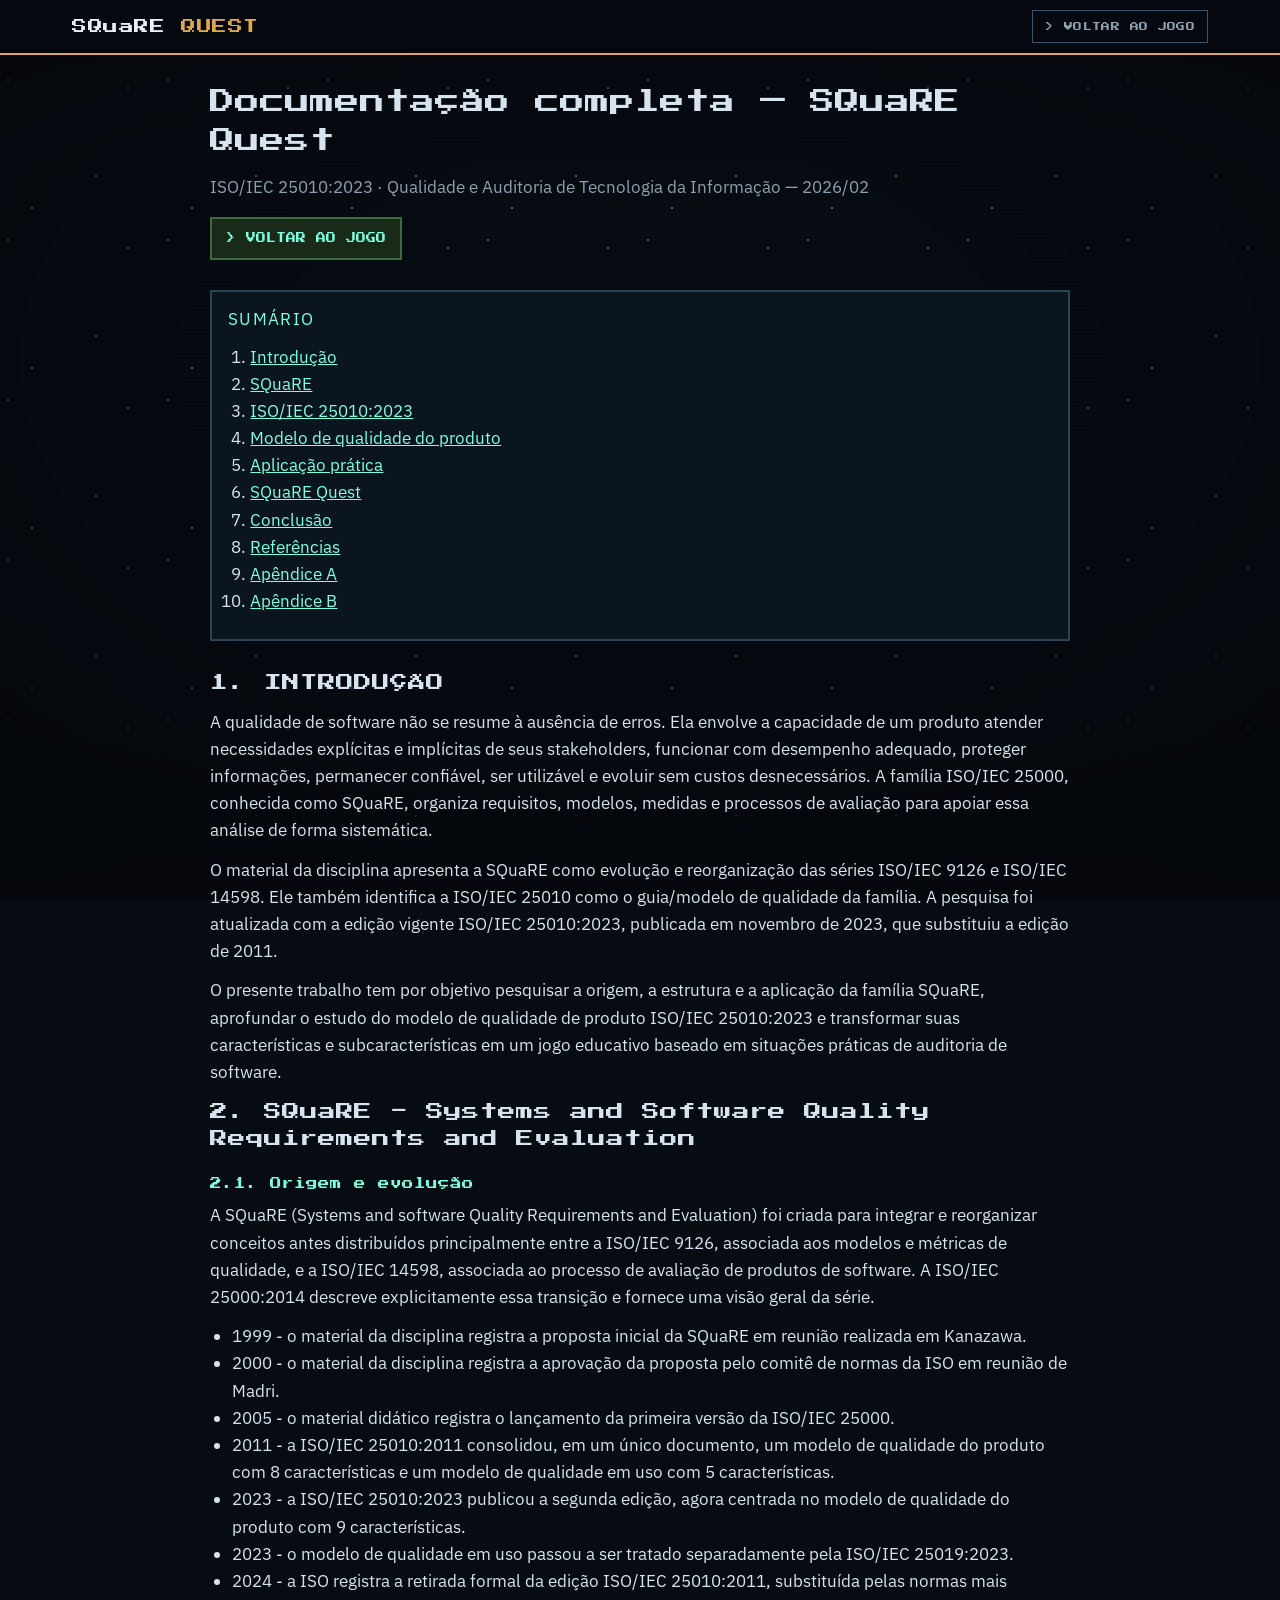
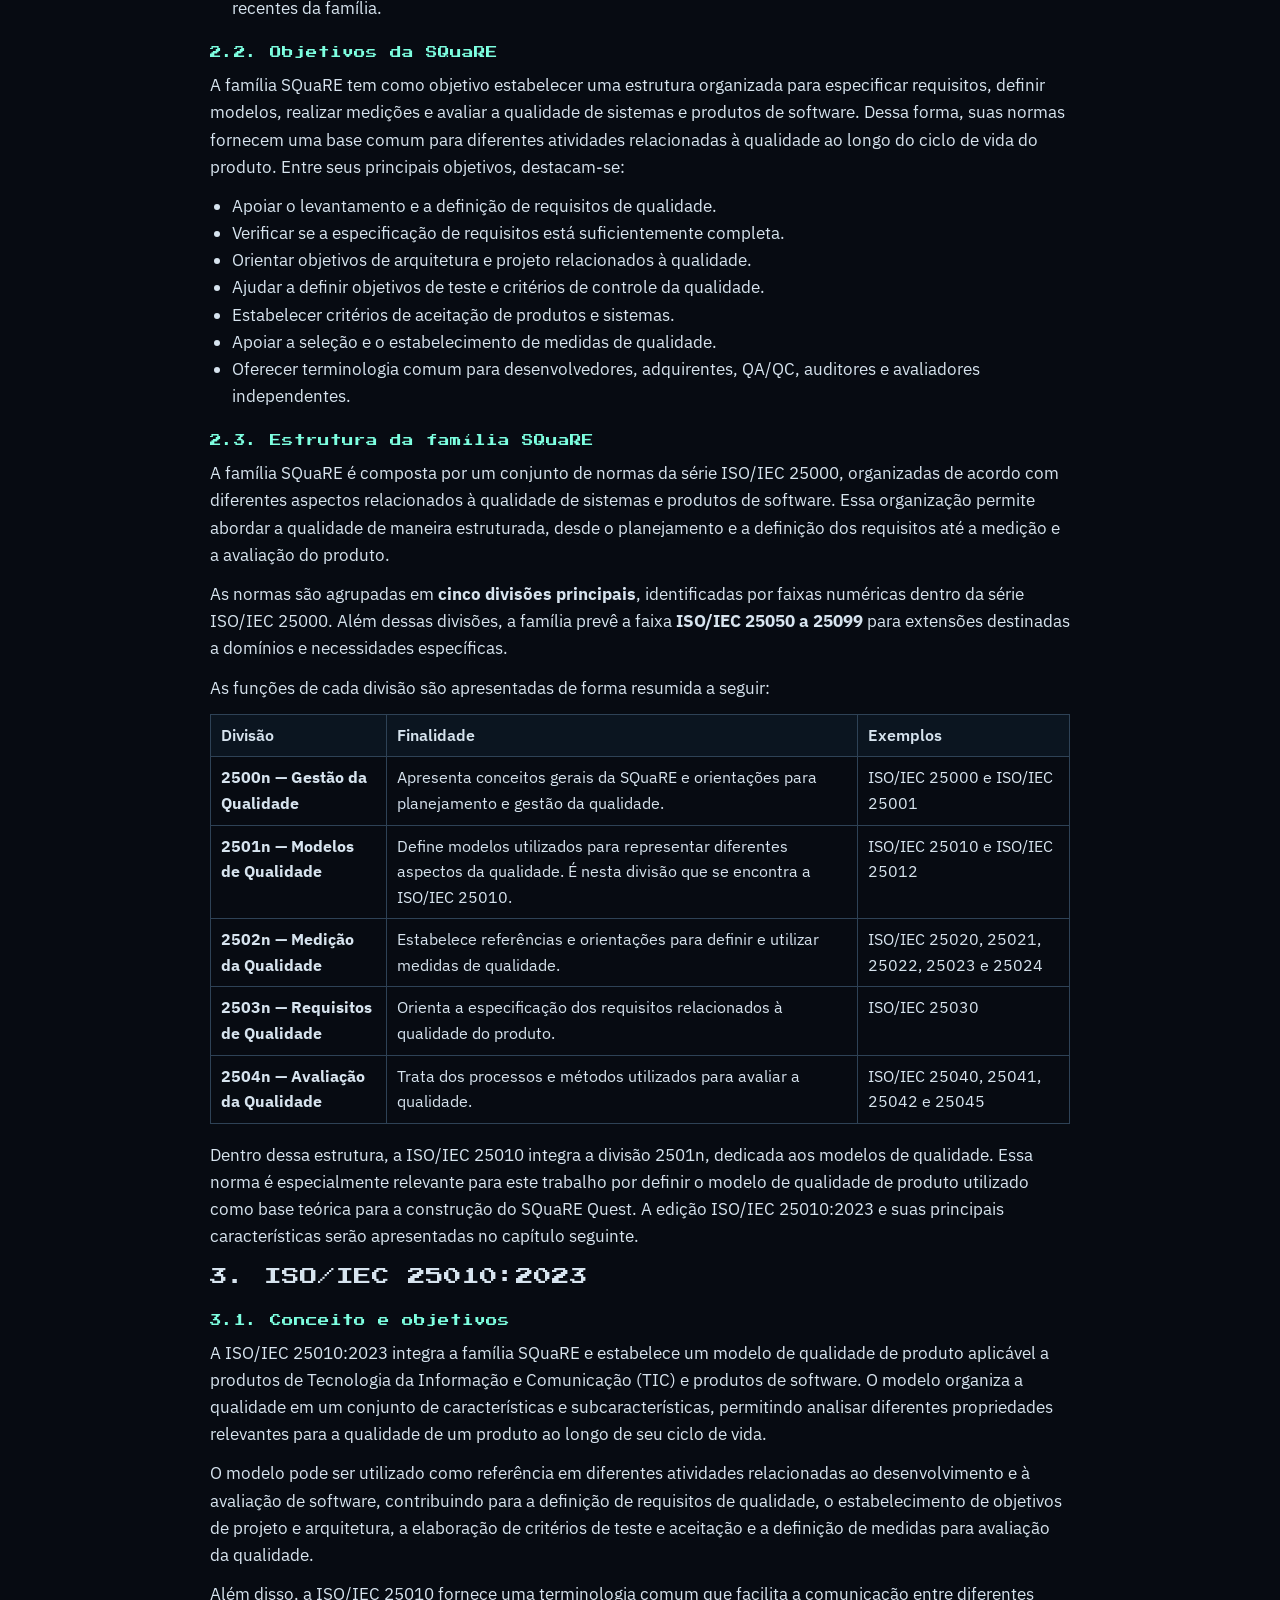
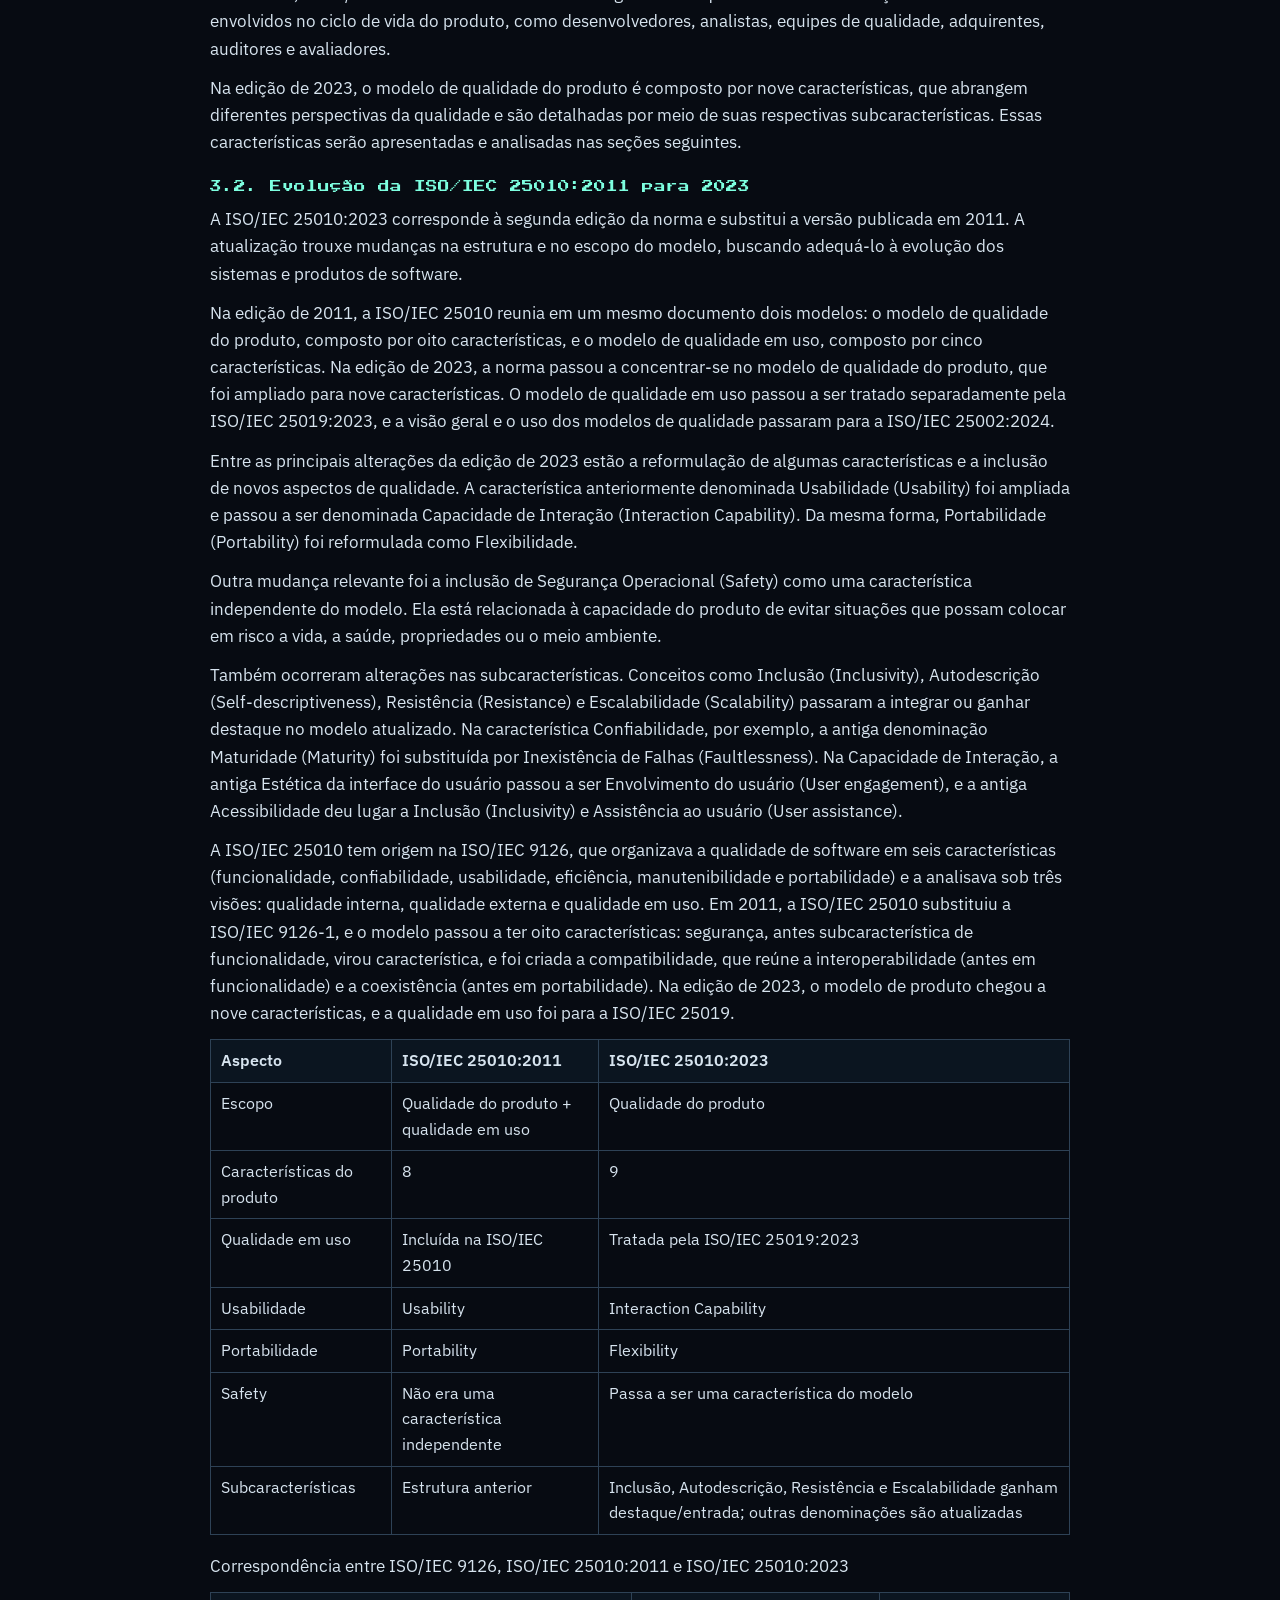
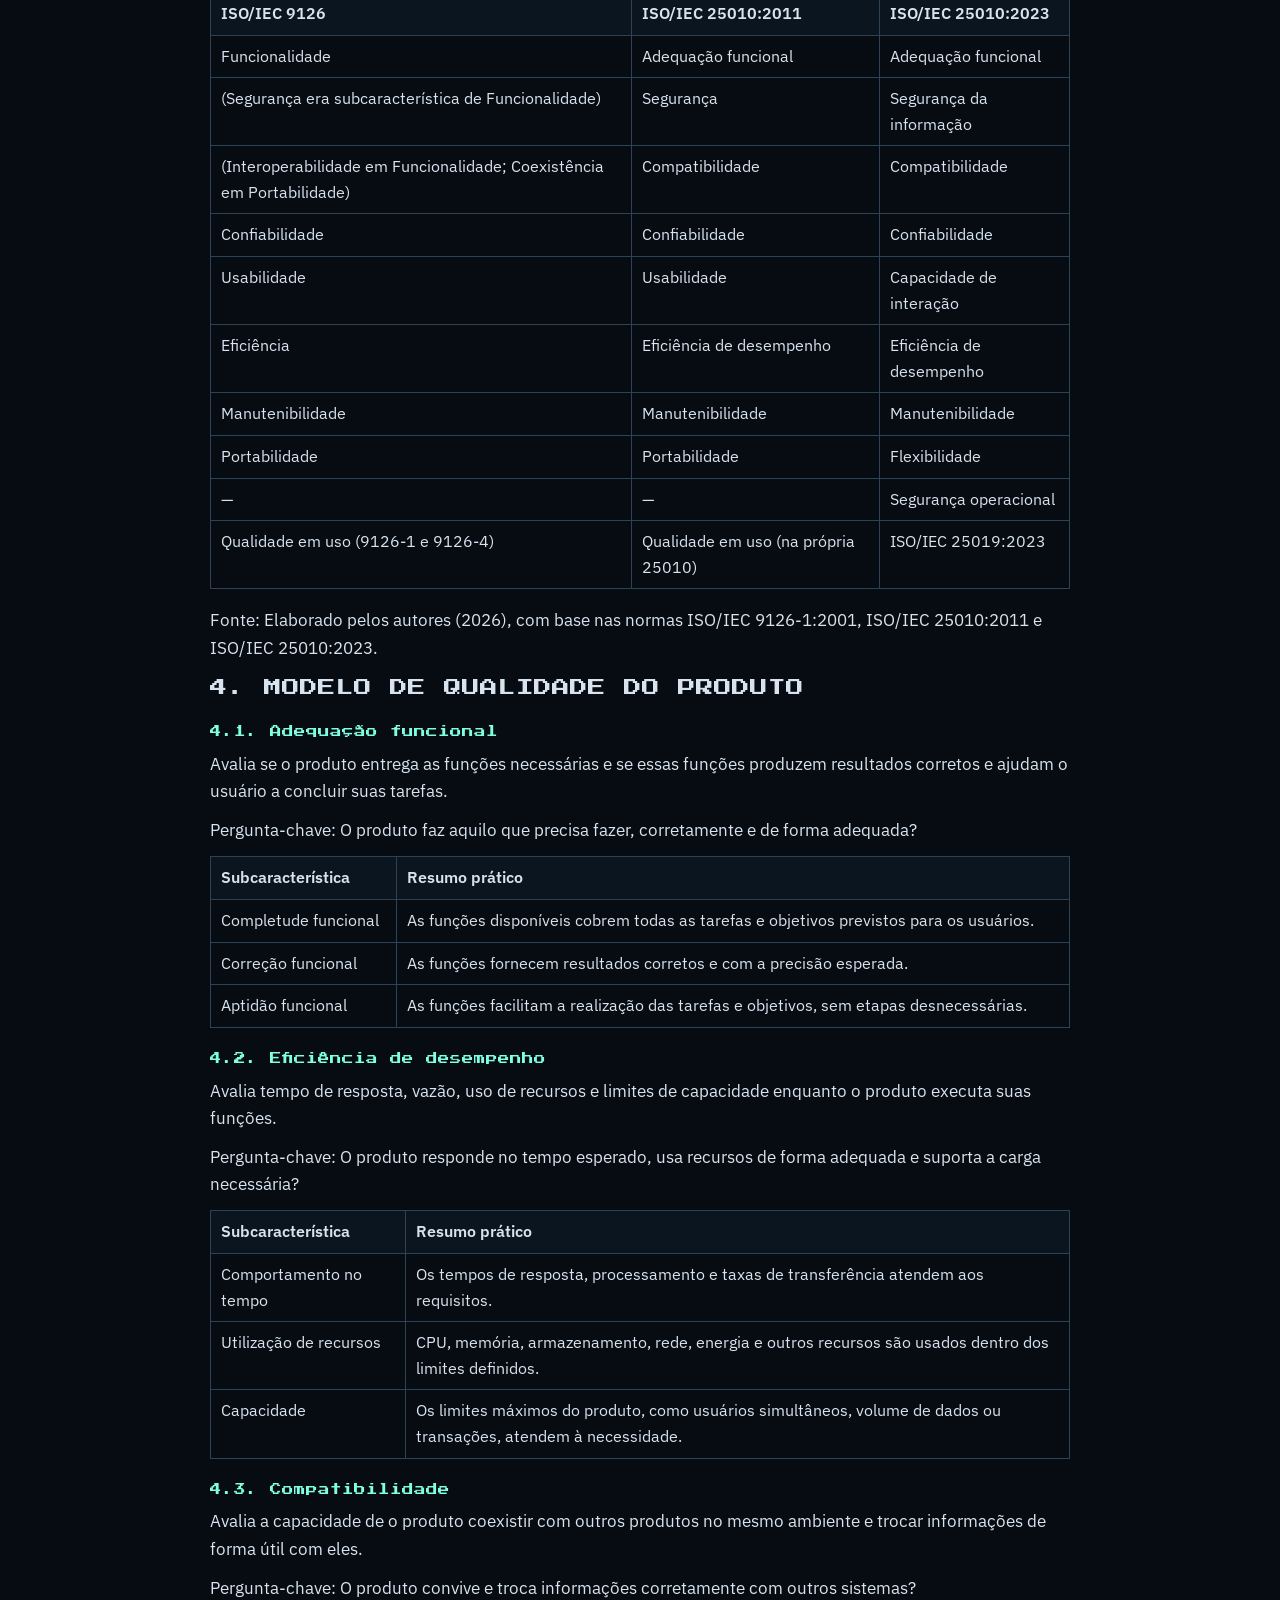
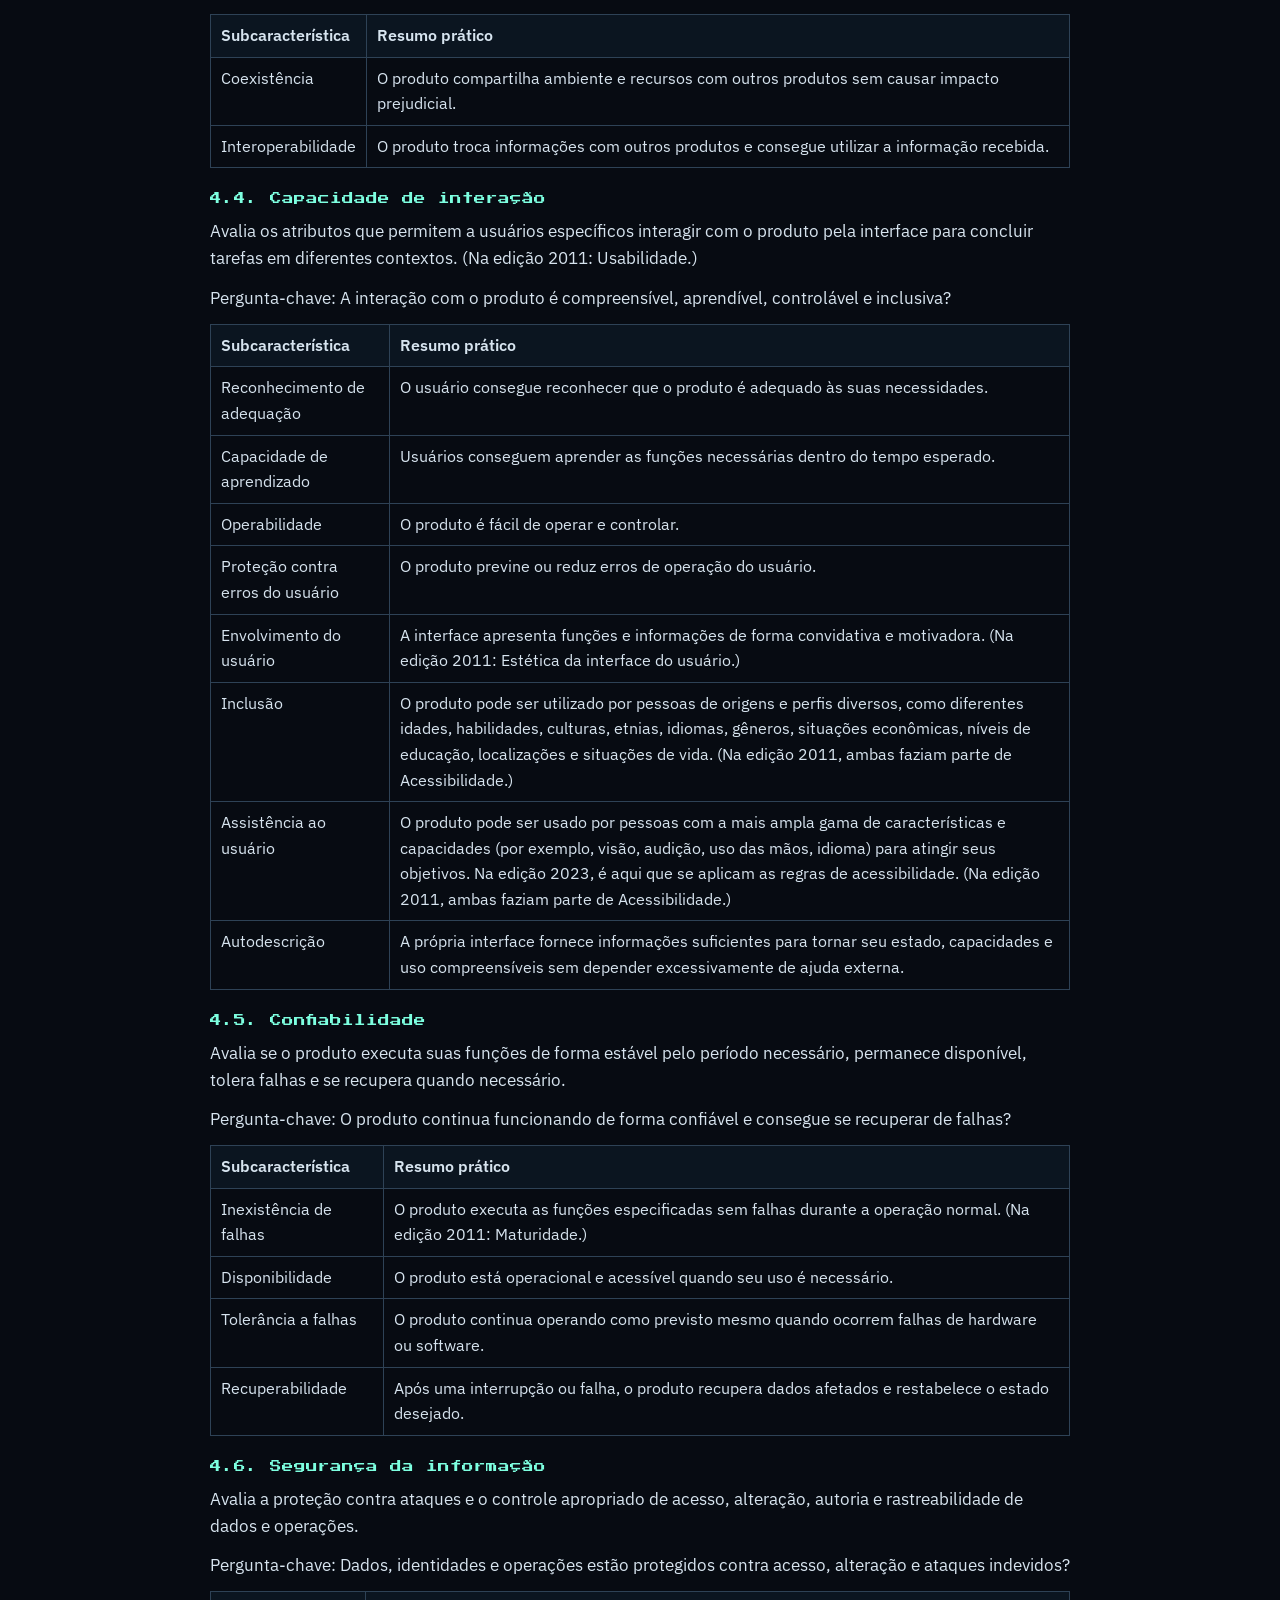
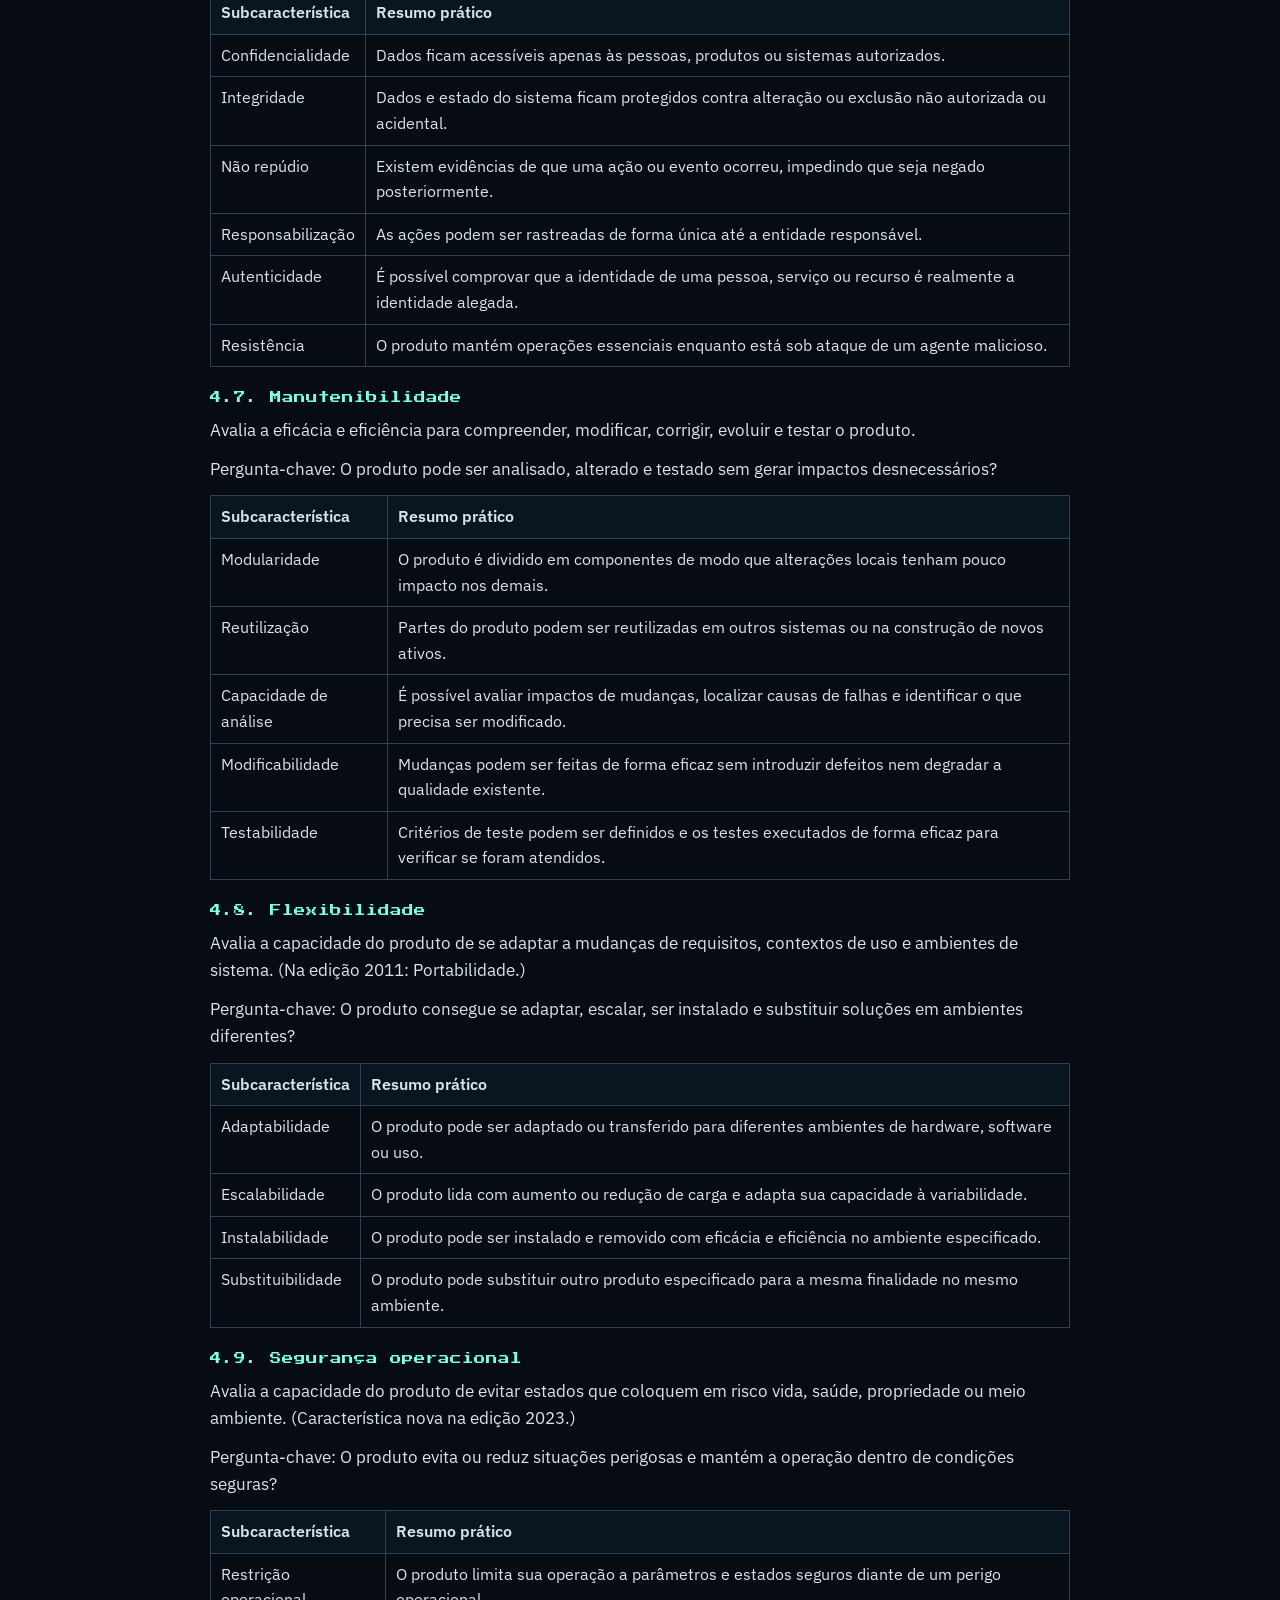
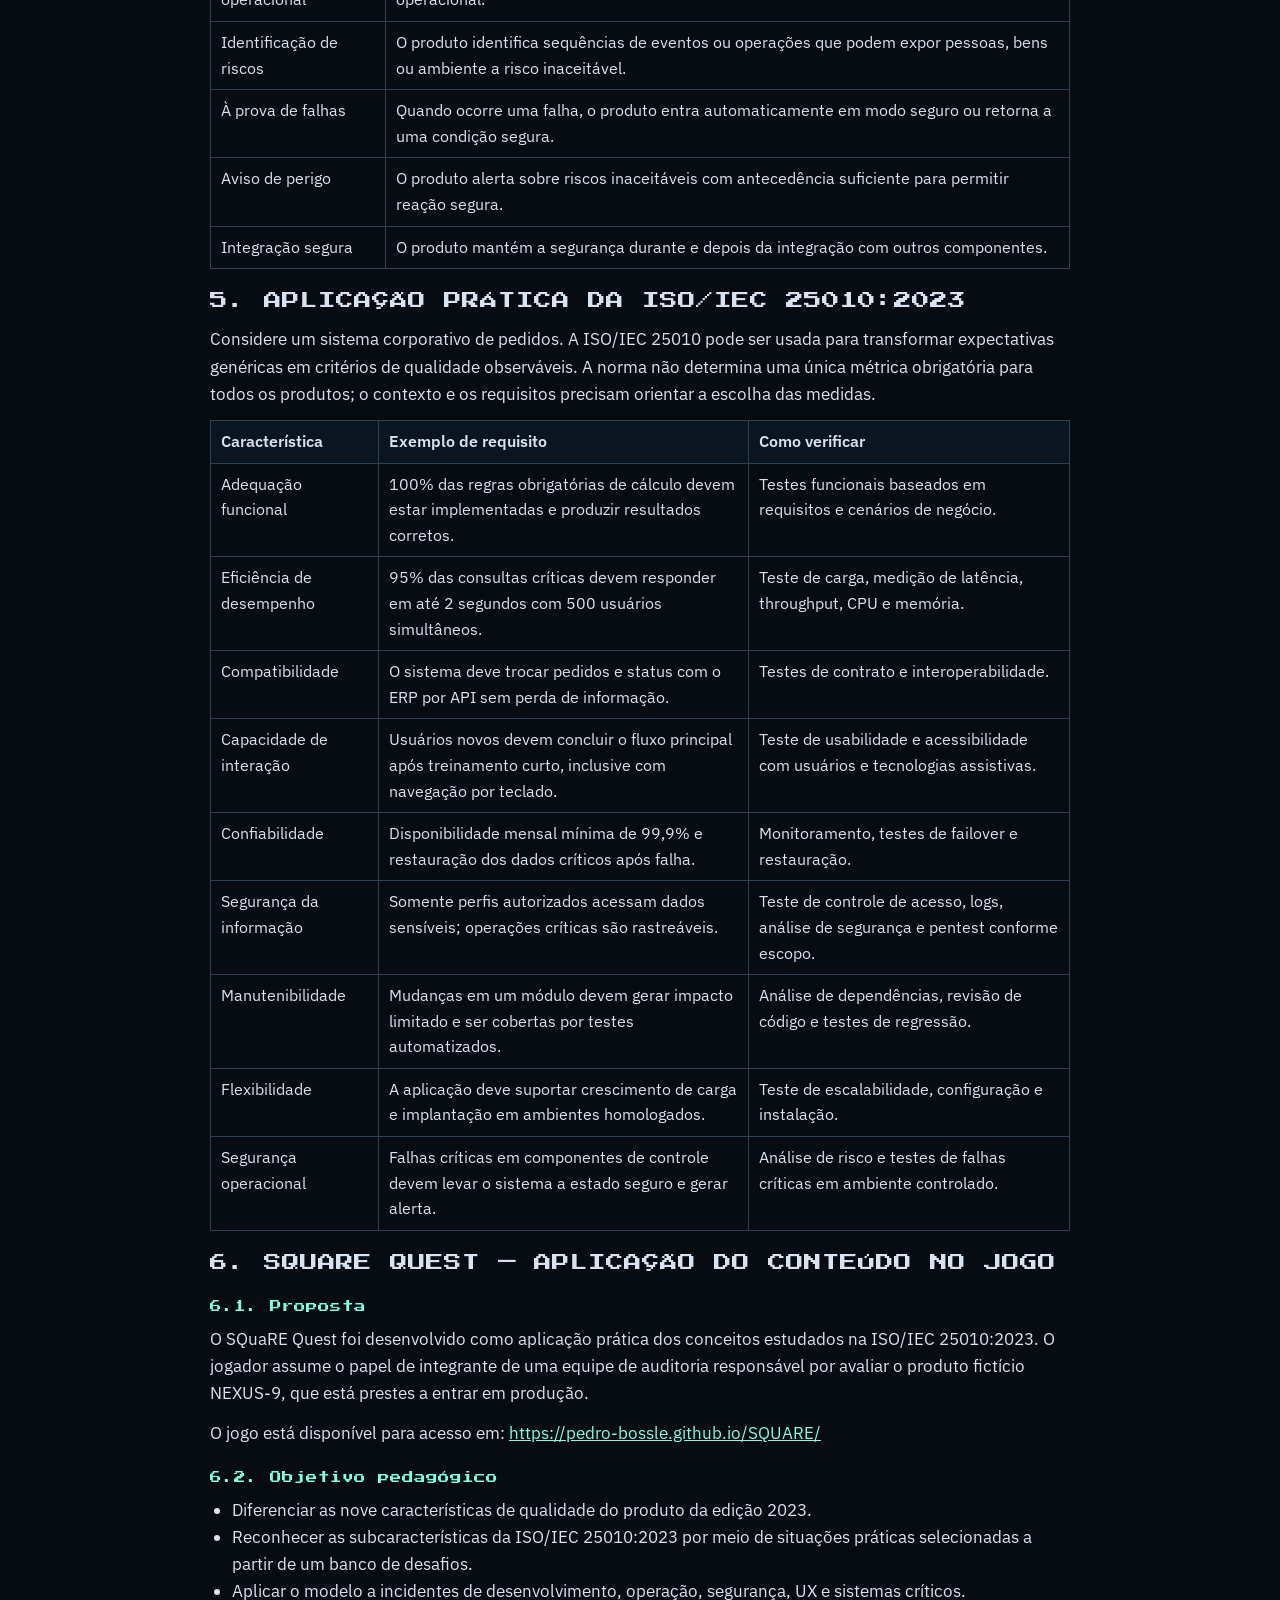
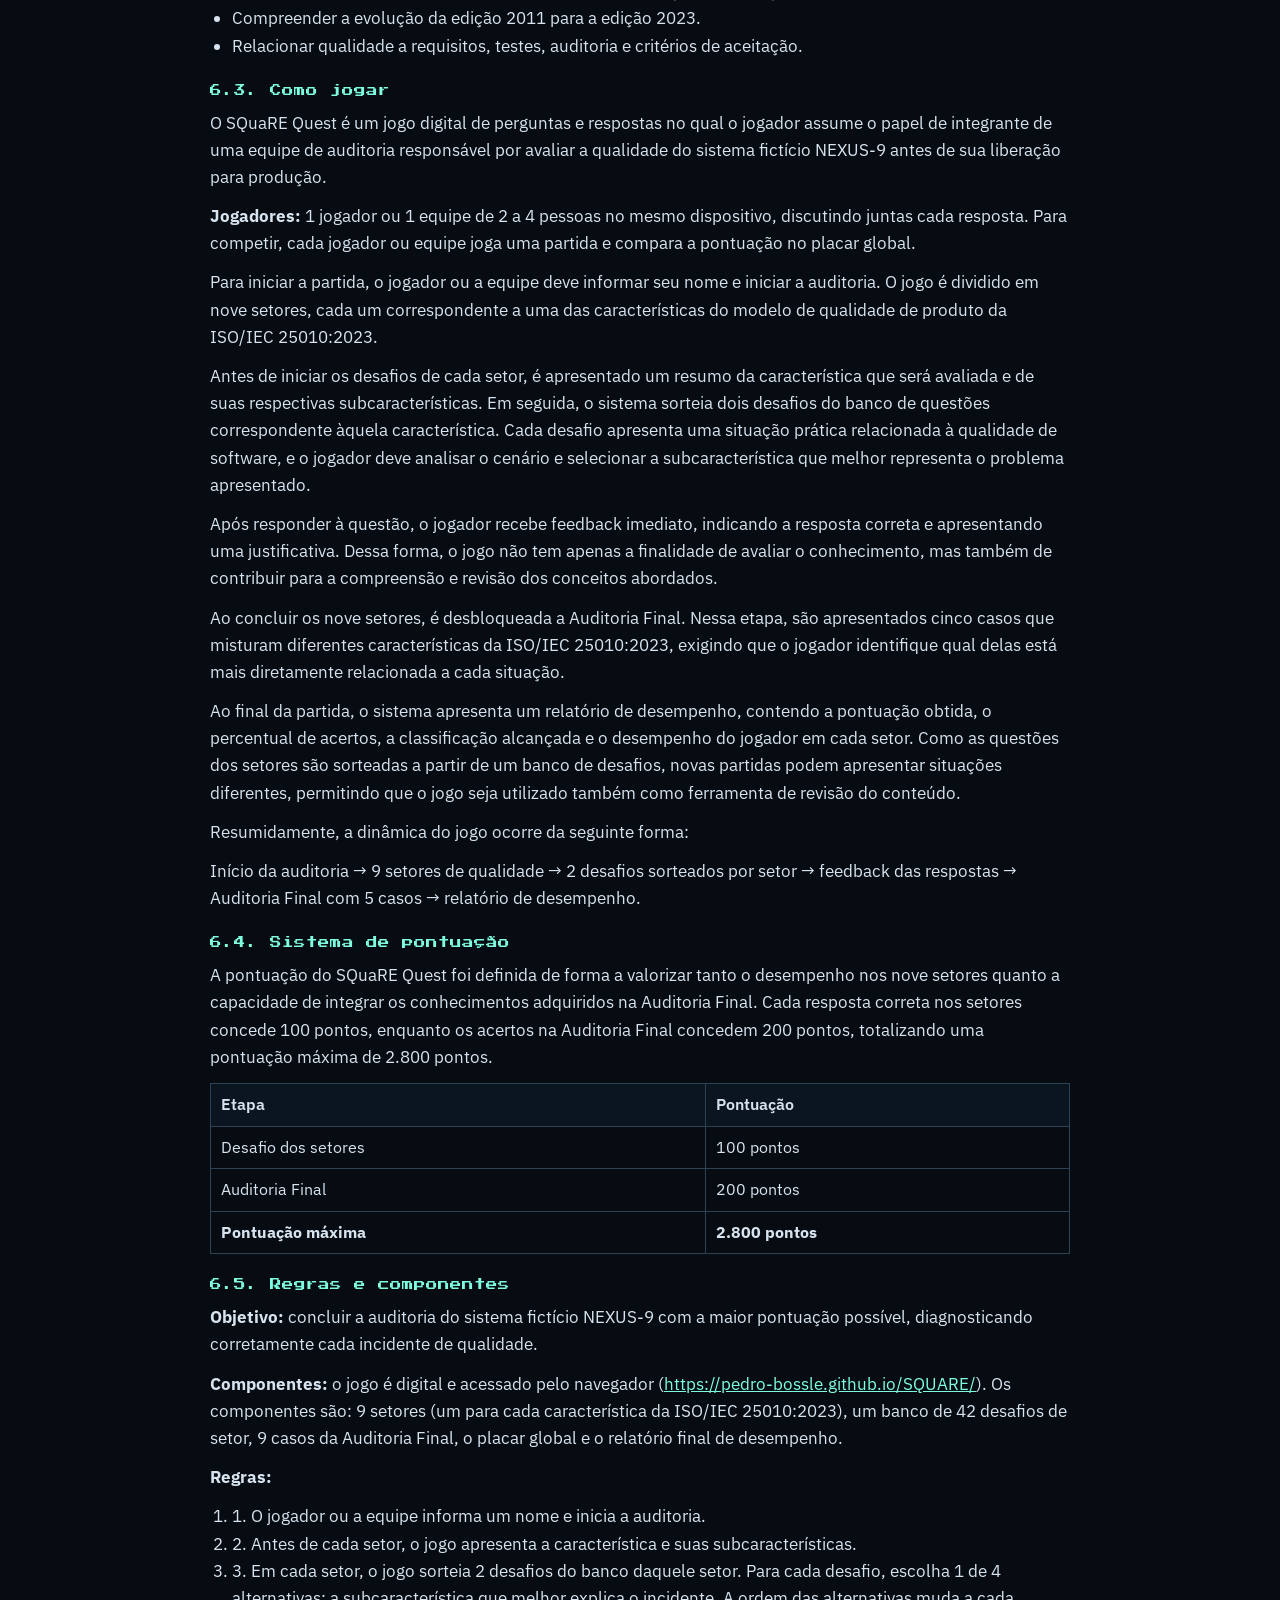
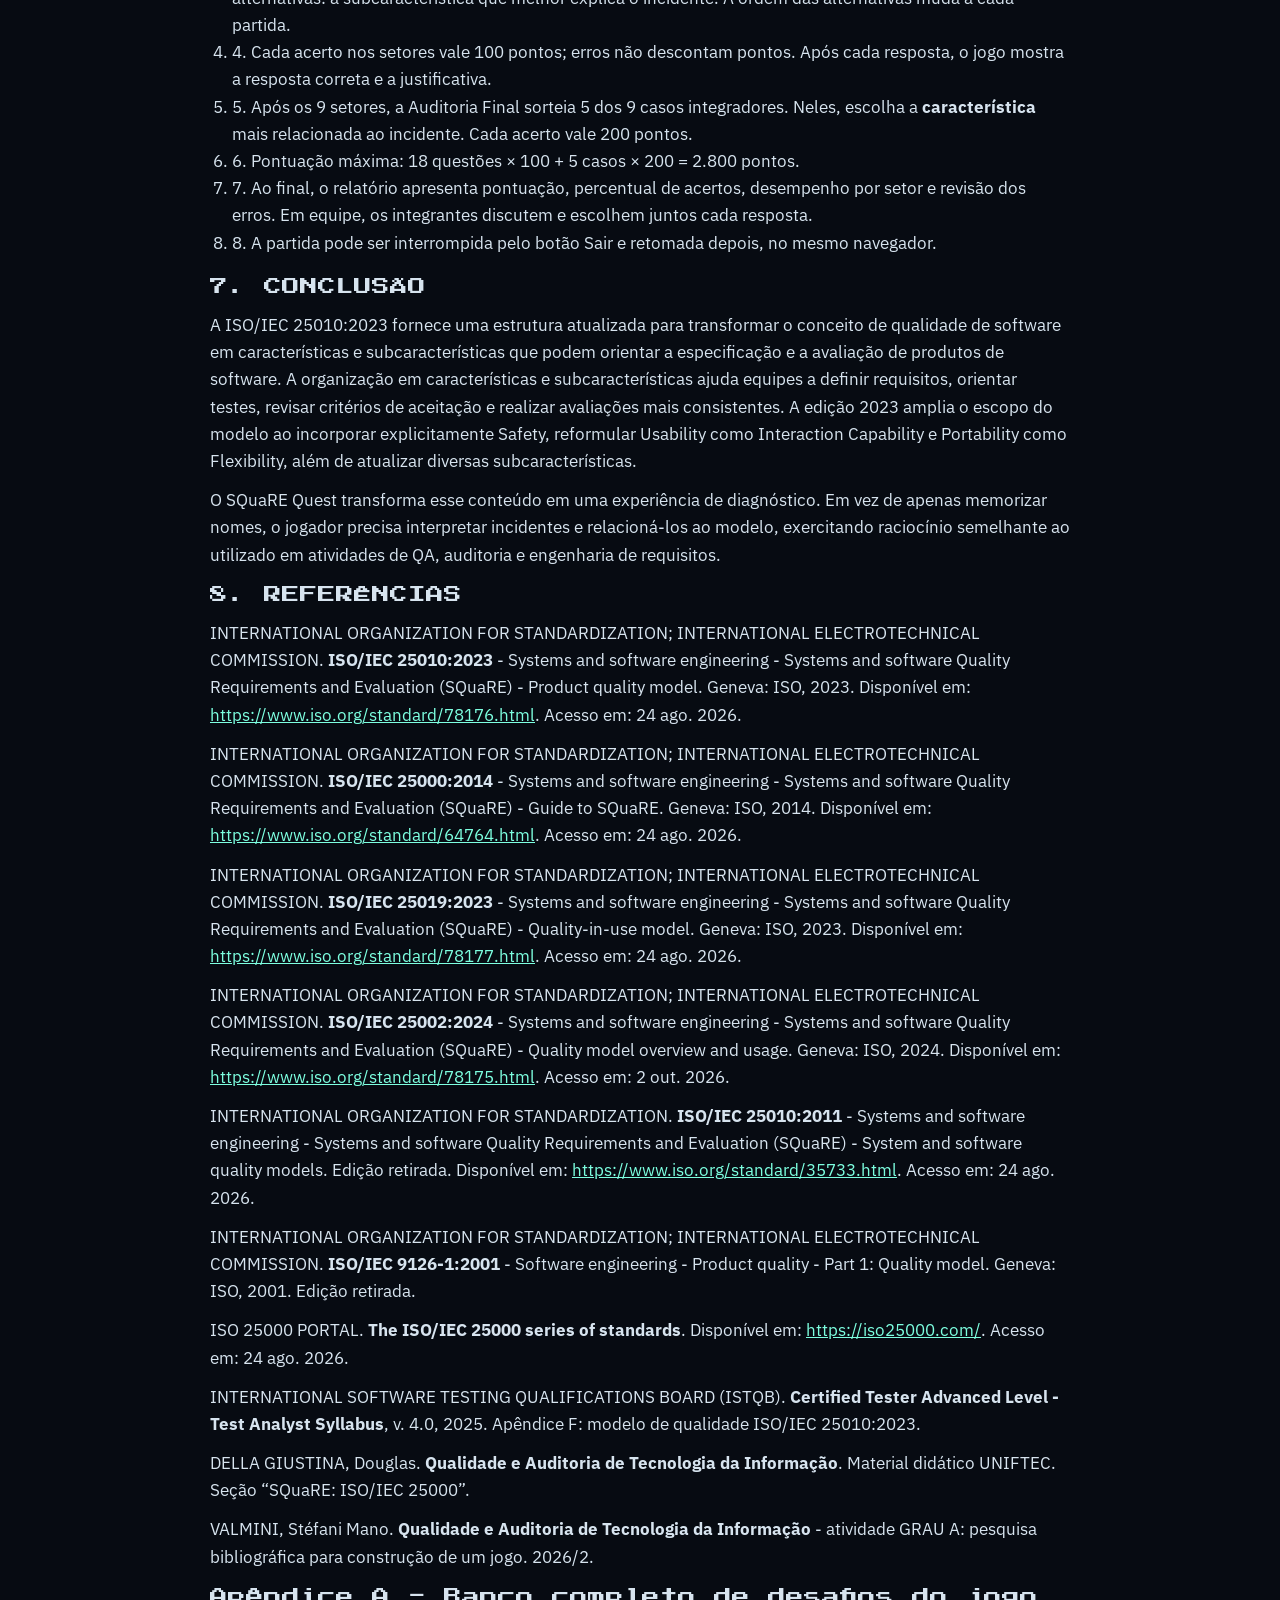
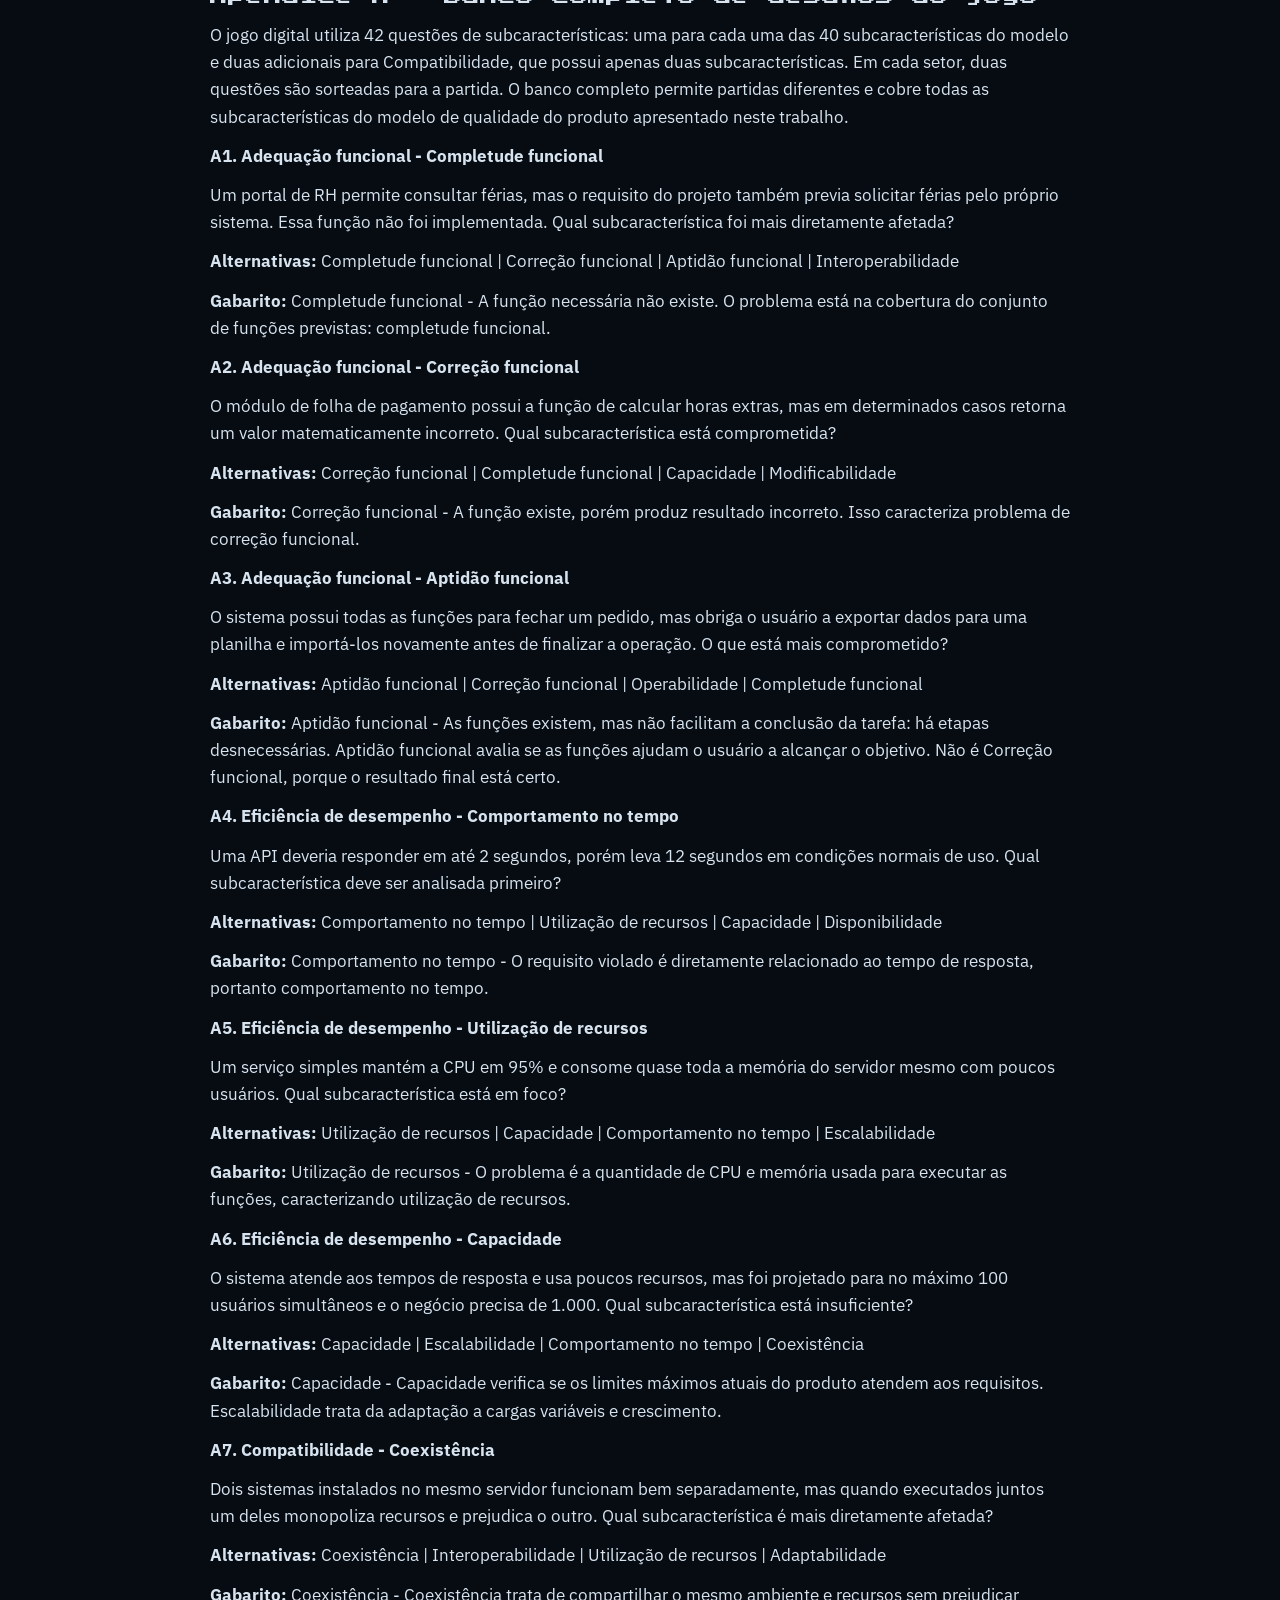
<file: documentacao.html>
<!DOCTYPE html>
<html lang="pt-BR" data-theme="audit">
<head>
  <meta charset="utf-8" />
  <meta name="viewport" content="width=device-width, initial-scale=1, viewport-fit=cover" />
  <title>Documentação — SQuaRE Quest</title>
  <script>
    (function () {
      try {
        var t = localStorage.getItem("square-quest-theme");
        if (t === "audit" || t === "noite" || t === "laboratorio") {
          document.documentElement.setAttribute("data-theme", t);
        }
      } catch (e) { /* ignore */ }
    })();
  </script>
  <link rel="preconnect" href="https://fonts.googleapis.com" />
  <link rel="preconnect" href="https://fonts.gstatic.com" crossorigin />
  <link href="https://fonts.googleapis.com/css2?family=IBM+Plex+Mono:wght@500;600&family=IBM+Plex+Sans:wght@400;500;600;700&family=Press+Start+2P&family=Syne:wght@700;800&display=swap" rel="stylesheet" />
  <link rel="stylesheet" href="css/styles.css?v=20261002i" />
  <link rel="stylesheet" href="css/documentacao.css?v=20261002i" />
</head>
<body>
  <div class="fx-bg" aria-hidden="true">
    <div class="fx-bg__stars fx-bg__stars--far"></div>
    <div class="fx-bg__stars fx-bg__stars--near"></div>
    <div class="fx-bg__horizon"></div>
    <div class="fx-bg__scanlines"></div>
    <div class="fx-bg__vignette"></div>
  </div>
  <header class="topbar">
    <div class="topbar-inner">
      <div class="brand-row">
        <div class="brand-block">
          <div class="brand">SQuaRE <span>QUEST</span></div>
          <div class="brand-sub">Documentação</div>
        </div>
        <div class="top-nav">
          <a class="nav-link" href="index.html">&gt; Voltar ao jogo</a>
        </div>
      </div>
    </div>
  </header>
  <main>
    <article class="doc-article">
      <h1>Documentação completa — SQuaRE Quest</h1>
      <p class="doc-kicker">ISO/IEC 25010:2023 · Qualidade e Auditoria de Tecnologia da Informação — 2026/02</p>
      <p><a class="doc-back" href="index.html">&gt; VOLTAR AO JOGO</a></p>
      <nav class="doc-toc" aria-label="Sumário">
        <p class="eyebrow">Sumário</p>
        <ol>
          <li><a href="#introducao">Introdução</a></li>
          <li><a href="#square">SQuaRE</a></li>
          <li><a href="#iso25010">ISO/IEC 25010:2023</a></li>
          <li><a href="#modelo">Modelo de qualidade do produto</a></li>
          <li><a href="#aplicacao">Aplicação prática</a></li>
          <li><a href="#jogo">SQuaRE Quest</a></li>
          <li><a href="#conclusao">Conclusão</a></li>
          <li><a href="#referencias">Referências</a></li>
          <li><a href="#apendice-a">Apêndice A</a></li>
          <li><a href="#apendice-b">Apêndice B</a></li>
        </ol>
      </nav>
      <h2 id="introducao">1. INTRODUÇÃO</h2>
<p>A qualidade de software não se resume à ausência de erros. Ela envolve a capacidade de um produto atender necessidades explícitas e implícitas de seus stakeholders, funcionar com desempenho adequado, proteger informações, permanecer confiável, ser utilizável e evoluir sem custos desnecessários. A família ISO/IEC 25000, conhecida como SQuaRE, organiza requisitos, modelos, medidas e processos de avaliação para apoiar essa análise de forma sistemática.</p>
<p>O material da disciplina apresenta a SQuaRE como evolução e reorganização das séries ISO/IEC 9126 e ISO/IEC 14598. Ele também identifica a ISO/IEC 25010 como o guia/modelo de qualidade da família. A pesquisa foi atualizada com a edição vigente ISO/IEC 25010:2023, publicada em novembro de 2023, que substituiu a edição de 2011.</p>
<p>O presente trabalho tem por objetivo pesquisar a origem, a estrutura e a aplicação da família SQuaRE, aprofundar o estudo do modelo de qualidade de produto ISO/IEC 25010:2023 e transformar suas características e subcaracterísticas em um jogo educativo baseado em situações práticas de auditoria de software.</p>
<h2 id="square">2. SQuaRE - Systems and Software Quality Requirements and Evaluation</h2>
<h3 id="2-1-origem-e-evolucao">2.1. Origem e evolução</h3>
<p>A SQuaRE (Systems and software Quality Requirements and Evaluation) foi criada para integrar e reorganizar conceitos antes distribuídos principalmente entre a ISO/IEC 9126, associada aos modelos e métricas de qualidade, e a ISO/IEC 14598, associada ao processo de avaliação de produtos de software. A ISO/IEC 25000:2014 descreve explicitamente essa transição e fornece uma visão geral da série.</p>
<ul><li>1999 - o material da disciplina registra a proposta inicial da SQuaRE em reunião realizada em Kanazawa.</li><li>2000 - o material da disciplina registra a aprovação da proposta pelo comitê de normas da ISO em reunião de Madri.</li><li>2005 - o material didático registra o lançamento da primeira versão da ISO/IEC 25000.</li><li>2011 - a ISO/IEC 25010:2011 consolidou, em um único documento, um modelo de qualidade do produto com 8 características e um modelo de qualidade em uso com 5 características.</li><li>2023 - a ISO/IEC 25010:2023 publicou a segunda edição, agora centrada no modelo de qualidade do produto com 9 características.</li><li>2023 - o modelo de qualidade em uso passou a ser tratado separadamente pela ISO/IEC 25019:2023.</li><li>2024 - a ISO registra a retirada formal da edição ISO/IEC 25010:2011, substituída pelas normas mais recentes da família.</li></ul>
<h3 id="2-2-objetivos-da-square">2.2. Objetivos da SQuaRE</h3>
<p>A família SQuaRE tem como objetivo estabelecer uma estrutura organizada para especificar requisitos, definir modelos, realizar medições e avaliar a qualidade de sistemas e produtos de software. Dessa forma, suas normas fornecem uma base comum para diferentes atividades relacionadas à qualidade ao longo do ciclo de vida do produto. Entre seus principais objetivos, destacam-se:</p>
<ul><li>Apoiar o levantamento e a definição de requisitos de qualidade.</li><li>Verificar se a especificação de requisitos está suficientemente completa.</li><li>Orientar objetivos de arquitetura e projeto relacionados à qualidade.</li><li>Ajudar a definir objetivos de teste e critérios de controle da qualidade.</li><li>Estabelecer critérios de aceitação de produtos e sistemas.</li><li>Apoiar a seleção e o estabelecimento de medidas de qualidade.</li><li>Oferecer terminologia comum para desenvolvedores, adquirentes, QA/QC, auditores e avaliadores independentes.</li></ul>
<h3 id="2-3-estrutura-da-familia-square">2.3. Estrutura da família SQuaRE</h3>
<p>A família SQuaRE é composta por um conjunto de normas da série ISO/IEC 25000, organizadas de acordo com diferentes aspectos relacionados à qualidade de sistemas e produtos de software. Essa organização permite abordar a qualidade de maneira estruturada, desde o planejamento e a definição dos requisitos até a medição e a avaliação do produto.</p>
<p>As normas são agrupadas em <strong>cinco divisões principais</strong>, identificadas por faixas numéricas dentro da série ISO/IEC 25000. Além dessas divisões, a família prevê a faixa <strong>ISO/IEC 25050 a 25099</strong> para extensões destinadas a domínios e necessidades específicas.</p>
<p>As funções de cada divisão são apresentadas de forma resumida a seguir:</p>
<div class="doc-table-wrap"><table><thead><tr><th scope="col">Divisão</th><th scope="col">Finalidade</th><th scope="col">Exemplos</th></tr></thead><tbody><tr><td><strong>2500n — Gestão da Qualidade</strong></td><td>Apresenta conceitos gerais da SQuaRE e orientações para planejamento e gestão da qualidade.</td><td>ISO/IEC 25000 e ISO/IEC 25001</td></tr><tr><td><strong>2501n — Modelos de Qualidade</strong></td><td>Define modelos utilizados para representar diferentes aspectos da qualidade. É nesta divisão que se encontra a ISO/IEC 25010.</td><td>ISO/IEC 25010 e ISO/IEC 25012</td></tr><tr><td><strong>2502n — Medição da Qualidade</strong></td><td>Estabelece referências e orientações para definir e utilizar medidas de qualidade.</td><td>ISO/IEC 25020, 25021, 25022, 25023 e 25024</td></tr><tr><td><strong>2503n — Requisitos de Qualidade</strong></td><td>Orienta a especificação dos requisitos relacionados à qualidade do produto.</td><td>ISO/IEC 25030</td></tr><tr><td><strong>2504n — Avaliação da Qualidade</strong></td><td>Trata dos processos e métodos utilizados para avaliar a qualidade.</td><td>ISO/IEC 25040, 25041, 25042 e 25045</td></tr></tbody></table></div>
<p>Dentro dessa estrutura, a ISO/IEC 25010 integra a divisão 2501n, dedicada aos modelos de qualidade. Essa norma é especialmente relevante para este trabalho por definir o modelo de qualidade de produto utilizado como base teórica para a construção do SQuaRE Quest. A edição ISO/IEC 25010:2023 e suas principais características serão apresentadas no capítulo seguinte.</p>
<h2 id="iso25010">3. ISO/IEC 25010:2023</h2>
<h3 id="3-1-conceito-e-objetivos">3.1. Conceito e objetivos</h3>
<p>A ISO/IEC 25010:2023 integra a família SQuaRE e estabelece um modelo de qualidade de produto aplicável a produtos de Tecnologia da Informação e Comunicação (TIC) e produtos de software. O modelo organiza a qualidade em um conjunto de características e subcaracterísticas, permitindo analisar diferentes propriedades relevantes para a qualidade de um produto ao longo de seu ciclo de vida.</p>
<p>O modelo pode ser utilizado como referência em diferentes atividades relacionadas ao desenvolvimento e à avaliação de software, contribuindo para a definição de requisitos de qualidade, o estabelecimento de objetivos de projeto e arquitetura, a elaboração de critérios de teste e aceitação e a definição de medidas para avaliação da qualidade.</p>
<p>Além disso, a ISO/IEC 25010 fornece uma terminologia comum que facilita a comunicação entre diferentes envolvidos no ciclo de vida do produto, como desenvolvedores, analistas, equipes de qualidade, adquirentes, auditores e avaliadores.</p>
<p>Na edição de 2023, o modelo de qualidade do produto é composto por nove características, que abrangem diferentes perspectivas da qualidade e são detalhadas por meio de suas respectivas subcaracterísticas. Essas características serão apresentadas e analisadas nas seções seguintes.</p>
<h3 id="3-2-evolucao-da-iso-iec-25010-2011-para-2023">3.2. Evolução da ISO/IEC 25010:2011 para 2023</h3>
<p>A ISO/IEC 25010:2023 corresponde à segunda edição da norma e substitui a versão publicada em 2011. A atualização trouxe mudanças na estrutura e no escopo do modelo, buscando adequá-lo à evolução dos sistemas e produtos de software.</p>
<p>Na edição de 2011, a ISO/IEC 25010 reunia em um mesmo documento dois modelos: o modelo de qualidade do produto, composto por oito características, e o modelo de qualidade em uso, composto por cinco características. Na edição de 2023, a norma passou a concentrar-se no modelo de qualidade do produto, que foi ampliado para nove características. O modelo de qualidade em uso passou a ser tratado separadamente pela ISO/IEC 25019:2023, e a visão geral e o uso dos modelos de qualidade passaram para a ISO/IEC 25002:2024.</p>
<p>Entre as principais alterações da edição de 2023 estão a reformulação de algumas características e a inclusão de novos aspectos de qualidade. A característica anteriormente denominada Usabilidade (Usability) foi ampliada e passou a ser denominada Capacidade de Interação (Interaction Capability). Da mesma forma, Portabilidade (Portability) foi reformulada como Flexibilidade.</p>
<p>Outra mudança relevante foi a inclusão de Segurança Operacional (Safety) como uma característica independente do modelo. Ela está relacionada à capacidade do produto de evitar situações que possam colocar em risco a vida, a saúde, propriedades ou o meio ambiente.</p>
<p>Também ocorreram alterações nas subcaracterísticas. Conceitos como Inclusão (Inclusivity), Autodescrição (Self-descriptiveness), Resistência (Resistance) e Escalabilidade (Scalability) passaram a integrar ou ganhar destaque no modelo atualizado. Na característica Confiabilidade, por exemplo, a antiga denominação Maturidade (Maturity) foi substituída por Inexistência de Falhas (Faultlessness). Na Capacidade de Interação, a antiga Estética da interface do usuário passou a ser Envolvimento do usuário (User engagement), e a antiga Acessibilidade deu lugar a Inclusão (Inclusivity) e Assistência ao usuário (User assistance).</p>
<p>A ISO/IEC 25010 tem origem na ISO/IEC 9126, que organizava a qualidade de software em seis características (funcionalidade, confiabilidade, usabilidade, eficiência, manutenibilidade e portabilidade) e a analisava sob três visões: qualidade interna, qualidade externa e qualidade em uso. Em 2011, a ISO/IEC 25010 substituiu a ISO/IEC 9126-1, e o modelo passou a ter oito características: segurança, antes subcaracterística de funcionalidade, virou característica, e foi criada a compatibilidade, que reúne a interoperabilidade (antes em funcionalidade) e a coexistência (antes em portabilidade). Na edição de 2023, o modelo de produto chegou a nove características, e a qualidade em uso foi para a ISO/IEC 25019.</p>
<div class="doc-table-wrap"><table><thead><tr><th scope="col">Aspecto</th><th scope="col">ISO/IEC 25010:2011</th><th scope="col">ISO/IEC 25010:2023</th></tr></thead><tbody><tr><td>Escopo</td><td>Qualidade do produto + qualidade em uso</td><td>Qualidade do produto</td></tr><tr><td>Características do produto</td><td>8</td><td>9</td></tr><tr><td>Qualidade em uso</td><td>Incluída na ISO/IEC 25010</td><td>Tratada pela ISO/IEC 25019:2023</td></tr><tr><td>Usabilidade</td><td>Usability</td><td>Interaction Capability</td></tr><tr><td>Portabilidade</td><td>Portability</td><td>Flexibility</td></tr><tr><td>Safety</td><td>Não era uma característica independente</td><td>Passa a ser uma característica do modelo</td></tr><tr><td>Subcaracterísticas</td><td>Estrutura anterior</td><td>Inclusão, Autodescrição, Resistência e Escalabilidade ganham destaque/entrada; outras denominações são atualizadas</td></tr></tbody></table></div>
<p>Correspondência entre ISO/IEC 9126, ISO/IEC 25010:2011 e ISO/IEC 25010:2023</p>
<div class="doc-table-wrap"><table><thead><tr><th scope="col">ISO/IEC 9126</th><th scope="col">ISO/IEC 25010:2011</th><th scope="col">ISO/IEC 25010:2023</th></tr></thead><tbody><tr><td>Funcionalidade</td><td>Adequação funcional</td><td>Adequação funcional</td></tr><tr><td>(Segurança era subcaracterística de Funcionalidade)</td><td>Segurança</td><td>Segurança da informação</td></tr><tr><td>(Interoperabilidade em Funcionalidade; Coexistência em Portabilidade)</td><td>Compatibilidade</td><td>Compatibilidade</td></tr><tr><td>Confiabilidade</td><td>Confiabilidade</td><td>Confiabilidade</td></tr><tr><td>Usabilidade</td><td>Usabilidade</td><td>Capacidade de interação</td></tr><tr><td>Eficiência</td><td>Eficiência de desempenho</td><td>Eficiência de desempenho</td></tr><tr><td>Manutenibilidade</td><td>Manutenibilidade</td><td>Manutenibilidade</td></tr><tr><td>Portabilidade</td><td>Portabilidade</td><td>Flexibilidade</td></tr><tr><td>—</td><td>—</td><td>Segurança operacional</td></tr><tr><td>Qualidade em uso (9126-1 e 9126-4)</td><td>Qualidade em uso (na própria 25010)</td><td>ISO/IEC 25019:2023</td></tr></tbody></table></div>
<p>Fonte: Elaborado pelos autores (2026), com base nas normas ISO/IEC 9126-1:2001, ISO/IEC 25010:2011 e ISO/IEC 25010:2023.</p>
<h2 id="modelo">4. MODELO DE QUALIDADE DO PRODUTO</h2>
<h3 id="4-1-adequacao-funcional">4.1. Adequação funcional</h3>
<p>Avalia se o produto entrega as funções necessárias e se essas funções produzem resultados corretos e ajudam o usuário a concluir suas tarefas.</p>
<p>Pergunta-chave: O produto faz aquilo que precisa fazer, corretamente e de forma adequada?</p>
<div class="doc-table-wrap"><table><thead><tr><th scope="col">Subcaracterística</th><th scope="col">Resumo prático</th></tr></thead><tbody><tr><td>Completude funcional</td><td>As funções disponíveis cobrem todas as tarefas e objetivos previstos para os usuários.</td></tr><tr><td>Correção funcional</td><td>As funções fornecem resultados corretos e com a precisão esperada.</td></tr><tr><td>Aptidão funcional</td><td>As funções facilitam a realização das tarefas e objetivos, sem etapas desnecessárias.</td></tr></tbody></table></div>
<h3 id="4-2-eficiencia-de-desempenho">4.2. Eficiência de desempenho</h3>
<p>Avalia tempo de resposta, vazão, uso de recursos e limites de capacidade enquanto o produto executa suas funções.</p>
<p>Pergunta-chave: O produto responde no tempo esperado, usa recursos de forma adequada e suporta a carga necessária?</p>
<div class="doc-table-wrap"><table><thead><tr><th scope="col">Subcaracterística</th><th scope="col">Resumo prático</th></tr></thead><tbody><tr><td>Comportamento no tempo</td><td>Os tempos de resposta, processamento e taxas de transferência atendem aos requisitos.</td></tr><tr><td>Utilização de recursos</td><td>CPU, memória, armazenamento, rede, energia e outros recursos são usados dentro dos limites definidos.</td></tr><tr><td>Capacidade</td><td>Os limites máximos do produto, como usuários simultâneos, volume de dados ou transações, atendem à necessidade.</td></tr></tbody></table></div>
<h3 id="4-3-compatibilidade">4.3. Compatibilidade</h3>
<p>Avalia a capacidade de o produto coexistir com outros produtos no mesmo ambiente e trocar informações de forma útil com eles.</p>
<p>Pergunta-chave: O produto convive e troca informações corretamente com outros sistemas?</p>
<div class="doc-table-wrap"><table><thead><tr><th scope="col">Subcaracterística</th><th scope="col">Resumo prático</th></tr></thead><tbody><tr><td>Coexistência</td><td>O produto compartilha ambiente e recursos com outros produtos sem causar impacto prejudicial.</td></tr><tr><td>Interoperabilidade</td><td>O produto troca informações com outros produtos e consegue utilizar a informação recebida.</td></tr></tbody></table></div>
<h3 id="4-4-capacidade-de-interacao">4.4. Capacidade de interação</h3>
<p>Avalia os atributos que permitem a usuários específicos interagir com o produto pela interface para concluir tarefas em diferentes contextos. (Na edição 2011: Usabilidade.)</p>
<p>Pergunta-chave: A interação com o produto é compreensível, aprendível, controlável e inclusiva?</p>
<div class="doc-table-wrap"><table><thead><tr><th scope="col">Subcaracterística</th><th scope="col">Resumo prático</th></tr></thead><tbody><tr><td>Reconhecimento de adequação</td><td>O usuário consegue reconhecer que o produto é adequado às suas necessidades.</td></tr><tr><td>Capacidade de aprendizado</td><td>Usuários conseguem aprender as funções necessárias dentro do tempo esperado.</td></tr><tr><td>Operabilidade</td><td>O produto é fácil de operar e controlar.</td></tr><tr><td>Proteção contra erros do usuário</td><td>O produto previne ou reduz erros de operação do usuário.</td></tr><tr><td>Envolvimento do usuário</td><td>A interface apresenta funções e informações de forma convidativa e motivadora. (Na edição 2011: Estética da interface do usuário.)</td></tr><tr><td>Inclusão</td><td>O produto pode ser utilizado por pessoas de origens e perfis diversos, como diferentes idades, habilidades, culturas, etnias, idiomas, gêneros, situações econômicas, níveis de educação, localizações e situações de vida. (Na edição 2011, ambas faziam parte de Acessibilidade.)</td></tr><tr><td>Assistência ao usuário</td><td>O produto pode ser usado por pessoas com a mais ampla gama de características e capacidades (por exemplo, visão, audição, uso das mãos, idioma) para atingir seus objetivos. Na edição 2023, é aqui que se aplicam as regras de acessibilidade. (Na edição 2011, ambas faziam parte de Acessibilidade.)</td></tr><tr><td>Autodescrição</td><td>A própria interface fornece informações suficientes para tornar seu estado, capacidades e uso compreensíveis sem depender excessivamente de ajuda externa.</td></tr></tbody></table></div>
<h3 id="4-5-confiabilidade">4.5. Confiabilidade</h3>
<p>Avalia se o produto executa suas funções de forma estável pelo período necessário, permanece disponível, tolera falhas e se recupera quando necessário.</p>
<p>Pergunta-chave: O produto continua funcionando de forma confiável e consegue se recuperar de falhas?</p>
<div class="doc-table-wrap"><table><thead><tr><th scope="col">Subcaracterística</th><th scope="col">Resumo prático</th></tr></thead><tbody><tr><td>Inexistência de falhas</td><td>O produto executa as funções especificadas sem falhas durante a operação normal. (Na edição 2011: Maturidade.)</td></tr><tr><td>Disponibilidade</td><td>O produto está operacional e acessível quando seu uso é necessário.</td></tr><tr><td>Tolerância a falhas</td><td>O produto continua operando como previsto mesmo quando ocorrem falhas de hardware ou software.</td></tr><tr><td>Recuperabilidade</td><td>Após uma interrupção ou falha, o produto recupera dados afetados e restabelece o estado desejado.</td></tr></tbody></table></div>
<h3 id="4-6-seguranca-da-informacao">4.6. Segurança da informação</h3>
<p>Avalia a proteção contra ataques e o controle apropriado de acesso, alteração, autoria e rastreabilidade de dados e operações.</p>
<p>Pergunta-chave: Dados, identidades e operações estão protegidos contra acesso, alteração e ataques indevidos?</p>
<div class="doc-table-wrap"><table><thead><tr><th scope="col">Subcaracterística</th><th scope="col">Resumo prático</th></tr></thead><tbody><tr><td>Confidencialidade</td><td>Dados ficam acessíveis apenas às pessoas, produtos ou sistemas autorizados.</td></tr><tr><td>Integridade</td><td>Dados e estado do sistema ficam protegidos contra alteração ou exclusão não autorizada ou acidental.</td></tr><tr><td>Não repúdio</td><td>Existem evidências de que uma ação ou evento ocorreu, impedindo que seja negado posteriormente.</td></tr><tr><td>Responsabilização</td><td>As ações podem ser rastreadas de forma única até a entidade responsável.</td></tr><tr><td>Autenticidade</td><td>É possível comprovar que a identidade de uma pessoa, serviço ou recurso é realmente a identidade alegada.</td></tr><tr><td>Resistência</td><td>O produto mantém operações essenciais enquanto está sob ataque de um agente malicioso.</td></tr></tbody></table></div>
<h3 id="4-7-manutenibilidade">4.7. Manutenibilidade</h3>
<p>Avalia a eficácia e eficiência para compreender, modificar, corrigir, evoluir e testar o produto.</p>
<p>Pergunta-chave: O produto pode ser analisado, alterado e testado sem gerar impactos desnecessários?</p>
<div class="doc-table-wrap"><table><thead><tr><th scope="col">Subcaracterística</th><th scope="col">Resumo prático</th></tr></thead><tbody><tr><td>Modularidade</td><td>O produto é dividido em componentes de modo que alterações locais tenham pouco impacto nos demais.</td></tr><tr><td>Reutilização</td><td>Partes do produto podem ser reutilizadas em outros sistemas ou na construção de novos ativos.</td></tr><tr><td>Capacidade de análise</td><td>É possível avaliar impactos de mudanças, localizar causas de falhas e identificar o que precisa ser modificado.</td></tr><tr><td>Modificabilidade</td><td>Mudanças podem ser feitas de forma eficaz sem introduzir defeitos nem degradar a qualidade existente.</td></tr><tr><td>Testabilidade</td><td>Critérios de teste podem ser definidos e os testes executados de forma eficaz para verificar se foram atendidos.</td></tr></tbody></table></div>
<h3 id="4-8-flexibilidade">4.8. Flexibilidade</h3>
<p>Avalia a capacidade do produto de se adaptar a mudanças de requisitos, contextos de uso e ambientes de sistema. (Na edição 2011: Portabilidade.)</p>
<p>Pergunta-chave: O produto consegue se adaptar, escalar, ser instalado e substituir soluções em ambientes diferentes?</p>
<div class="doc-table-wrap"><table><thead><tr><th scope="col">Subcaracterística</th><th scope="col">Resumo prático</th></tr></thead><tbody><tr><td>Adaptabilidade</td><td>O produto pode ser adaptado ou transferido para diferentes ambientes de hardware, software ou uso.</td></tr><tr><td>Escalabilidade</td><td>O produto lida com aumento ou redução de carga e adapta sua capacidade à variabilidade.</td></tr><tr><td>Instalabilidade</td><td>O produto pode ser instalado e removido com eficácia e eficiência no ambiente especificado.</td></tr><tr><td>Substituibilidade</td><td>O produto pode substituir outro produto especificado para a mesma finalidade no mesmo ambiente.</td></tr></tbody></table></div>
<h3 id="4-9-seguranca-operacional">4.9. Segurança operacional</h3>
<p>Avalia a capacidade do produto de evitar estados que coloquem em risco vida, saúde, propriedade ou meio ambiente. (Característica nova na edição 2023.)</p>
<p>Pergunta-chave: O produto evita ou reduz situações perigosas e mantém a operação dentro de condições seguras?</p>
<div class="doc-table-wrap"><table><thead><tr><th scope="col">Subcaracterística</th><th scope="col">Resumo prático</th></tr></thead><tbody><tr><td>Restrição operacional</td><td>O produto limita sua operação a parâmetros e estados seguros diante de um perigo operacional.</td></tr><tr><td>Identificação de riscos</td><td>O produto identifica sequências de eventos ou operações que podem expor pessoas, bens ou ambiente a risco inaceitável.</td></tr><tr><td>À prova de falhas</td><td>Quando ocorre uma falha, o produto entra automaticamente em modo seguro ou retorna a uma condição segura.</td></tr><tr><td>Aviso de perigo</td><td>O produto alerta sobre riscos inaceitáveis com antecedência suficiente para permitir reação segura.</td></tr><tr><td>Integração segura</td><td>O produto mantém a segurança durante e depois da integração com outros componentes.</td></tr></tbody></table></div>
<h2 id="aplicacao">5. APLICAÇÃO PRÁTICA DA ISO/IEC 25010:2023</h2>
<p>Considere um sistema corporativo de pedidos. A ISO/IEC 25010 pode ser usada para transformar expectativas genéricas em critérios de qualidade observáveis. A norma não determina uma única métrica obrigatória para todos os produtos; o contexto e os requisitos precisam orientar a escolha das medidas.</p>
<div class="doc-table-wrap"><table><thead><tr><th scope="col">Característica</th><th scope="col">Exemplo de requisito</th><th scope="col">Como verificar</th></tr></thead><tbody><tr><td>Adequação funcional</td><td>100% das regras obrigatórias de cálculo devem estar implementadas e produzir resultados corretos.</td><td>Testes funcionais baseados em requisitos e cenários de negócio.</td></tr><tr><td>Eficiência de desempenho</td><td>95% das consultas críticas devem responder em até 2 segundos com 500 usuários simultâneos.</td><td>Teste de carga, medição de latência, throughput, CPU e memória.</td></tr><tr><td>Compatibilidade</td><td>O sistema deve trocar pedidos e status com o ERP por API sem perda de informação.</td><td>Testes de contrato e interoperabilidade.</td></tr><tr><td>Capacidade de interação</td><td>Usuários novos devem concluir o fluxo principal após treinamento curto, inclusive com navegação por teclado.</td><td>Teste de usabilidade e acessibilidade com usuários e tecnologias assistivas.</td></tr><tr><td>Confiabilidade</td><td>Disponibilidade mensal mínima de 99,9% e restauração dos dados críticos após falha.</td><td>Monitoramento, testes de failover e restauração.</td></tr><tr><td>Segurança da informação</td><td>Somente perfis autorizados acessam dados sensíveis; operações críticas são rastreáveis.</td><td>Teste de controle de acesso, logs, análise de segurança e pentest conforme escopo.</td></tr><tr><td>Manutenibilidade</td><td>Mudanças em um módulo devem gerar impacto limitado e ser cobertas por testes automatizados.</td><td>Análise de dependências, revisão de código e testes de regressão.</td></tr><tr><td>Flexibilidade</td><td>A aplicação deve suportar crescimento de carga e implantação em ambientes homologados.</td><td>Teste de escalabilidade, configuração e instalação.</td></tr><tr><td>Segurança operacional</td><td>Falhas críticas em componentes de controle devem levar o sistema a estado seguro e gerar alerta.</td><td>Análise de risco e testes de falhas críticas em ambiente controlado.</td></tr></tbody></table></div>
<h2 id="jogo">6. SQUARE QUEST — APLICAÇÃO DO CONTEÚDO NO JOGO</h2>
<h3 id="6-1-proposta">6.1. Proposta</h3>
<p>O SQuaRE Quest foi desenvolvido como aplicação prática dos conceitos estudados na ISO/IEC 25010:2023. O jogador assume o papel de integrante de uma equipe de auditoria responsável por avaliar o produto fictício NEXUS-9, que está prestes a entrar em produção.</p>
<p>O jogo está disponível para acesso em: <a href="https://pedro-bossle.github.io/SQUARE/">https://pedro-bossle.github.io/SQUARE/</a></p>
<h3 id="6-2-objetivo-pedagogico">6.2. Objetivo pedagógico</h3>
<ul><li>Diferenciar as nove características de qualidade do produto da edição 2023.</li><li>Reconhecer as subcaracterísticas da ISO/IEC 25010:2023 por meio de situações práticas selecionadas a partir de um banco de desafios.</li><li>Aplicar o modelo a incidentes de desenvolvimento, operação, segurança, UX e sistemas críticos.</li><li>Compreender a evolução da edição 2011 para a edição 2023.</li><li>Relacionar qualidade a requisitos, testes, auditoria e critérios de aceitação.</li></ul>
<h3 id="6-3-como-jogar">6.3. Como jogar</h3>
<p>O SQuaRE Quest é um jogo digital de perguntas e respostas no qual o jogador assume o papel de integrante de uma equipe de auditoria responsável por avaliar a qualidade do sistema fictício NEXUS-9 antes de sua liberação para produção.</p>
<p><strong>Jogadores:</strong> 1 jogador ou 1 equipe de 2 a 4 pessoas no mesmo dispositivo, discutindo juntas cada resposta. Para competir, cada jogador ou equipe joga uma partida e compara a pontuação no placar global.</p>
<p>Para iniciar a partida, o jogador ou a equipe deve informar seu nome e iniciar a auditoria. O jogo é dividido em nove setores, cada um correspondente a uma das características do modelo de qualidade de produto da ISO/IEC 25010:2023.</p>
<p>Antes de iniciar os desafios de cada setor, é apresentado um resumo da característica que será avaliada e de suas respectivas subcaracterísticas. Em seguida, o sistema sorteia dois desafios do banco de questões correspondente àquela característica. Cada desafio apresenta uma situação prática relacionada à qualidade de software, e o jogador deve analisar o cenário e selecionar a subcaracterística que melhor representa o problema apresentado.</p>
<p>Após responder à questão, o jogador recebe feedback imediato, indicando a resposta correta e apresentando uma justificativa. Dessa forma, o jogo não tem apenas a finalidade de avaliar o conhecimento, mas também de contribuir para a compreensão e revisão dos conceitos abordados.</p>
<p>Ao concluir os nove setores, é desbloqueada a Auditoria Final. Nessa etapa, são apresentados cinco casos que misturam diferentes características da ISO/IEC 25010:2023, exigindo que o jogador identifique qual delas está mais diretamente relacionada a cada situação.</p>
<p>Ao final da partida, o sistema apresenta um relatório de desempenho, contendo a pontuação obtida, o percentual de acertos, a classificação alcançada e o desempenho do jogador em cada setor. Como as questões dos setores são sorteadas a partir de um banco de desafios, novas partidas podem apresentar situações diferentes, permitindo que o jogo seja utilizado também como ferramenta de revisão do conteúdo.</p>
<p>Resumidamente, a dinâmica do jogo ocorre da seguinte forma:</p>
<p>Início da auditoria → 9 setores de qualidade → 2 desafios sorteados por setor → feedback das respostas → Auditoria Final com 5 casos → relatório de desempenho.</p>
<h3 id="6-4-sistema-de-pontuacao">6.4. Sistema de pontuação</h3>
<p>A pontuação do SQuaRE Quest foi definida de forma a valorizar tanto o desempenho nos nove setores quanto a capacidade de integrar os conhecimentos adquiridos na Auditoria Final. Cada resposta correta nos setores concede 100 pontos, enquanto os acertos na Auditoria Final concedem 200 pontos, totalizando uma pontuação máxima de 2.800 pontos.</p>
<div class="doc-table-wrap"><table><thead><tr><th scope="col">Etapa</th><th scope="col">Pontuação</th></tr></thead><tbody><tr><td>Desafio dos setores</td><td>100 pontos</td></tr><tr><td>Auditoria Final</td><td>200 pontos</td></tr><tr><td><strong>Pontuação máxima</strong></td><td><strong>2.800 pontos</strong></td></tr></tbody></table></div>
<h3 id="6-5-regras-e-componentes">6.5. Regras e componentes</h3>
<p><strong>Objetivo:</strong> concluir a auditoria do sistema fictício NEXUS-9 com a maior pontuação possível, diagnosticando corretamente cada incidente de qualidade.</p>
<p><strong>Componentes:</strong> o jogo é digital e acessado pelo navegador (<a href="https://pedro-bossle.github.io/SQUARE/">https://pedro-bossle.github.io/SQUARE/</a>). Os componentes são: 9 setores (um para cada característica da ISO/IEC 25010:2023), um banco de 42 desafios de setor, 9 casos da Auditoria Final, o placar global e o relatório final de desempenho.</p>
<p><strong>Regras:</strong></p>
<ol><li>1. O jogador ou a equipe informa um nome e inicia a auditoria.</li><li>2. Antes de cada setor, o jogo apresenta a característica e suas subcaracterísticas.</li><li>3. Em cada setor, o jogo sorteia 2 desafios do banco daquele setor. Para cada desafio, escolha 1 de 4 alternativas: a subcaracterística que melhor explica o incidente. A ordem das alternativas muda a cada partida.</li><li>4. Cada acerto nos setores vale 100 pontos; erros não descontam pontos. Após cada resposta, o jogo mostra a resposta correta e a justificativa.</li><li>5. Após os 9 setores, a Auditoria Final sorteia 5 dos 9 casos integradores. Neles, escolha a <strong>característica</strong> mais relacionada ao incidente. Cada acerto vale 200 pontos.</li><li>6. Pontuação máxima: 18 questões × 100 + 5 casos × 200 = 2.800 pontos.</li><li>7. Ao final, o relatório apresenta pontuação, percentual de acertos, desempenho por setor e revisão dos erros. Em equipe, os integrantes discutem e escolhem juntos cada resposta.</li><li>8. A partida pode ser interrompida pelo botão Sair e retomada depois, no mesmo navegador.</li></ol>
<h2 id="conclusao">7. CONCLUSÃO</h2>
<p>A ISO/IEC 25010:2023 fornece uma estrutura atualizada para transformar o conceito de qualidade de software em características e subcaracterísticas que podem orientar a especificação e a avaliação de produtos de software. A organização em características e subcaracterísticas ajuda equipes a definir requisitos, orientar testes, revisar critérios de aceitação e realizar avaliações mais consistentes. A edição 2023 amplia o escopo do modelo ao incorporar explicitamente Safety, reformular Usability como Interaction Capability e Portability como Flexibility, além de atualizar diversas subcaracterísticas.</p>
<p>O SQuaRE Quest transforma esse conteúdo em uma experiência de diagnóstico. Em vez de apenas memorizar nomes, o jogador precisa interpretar incidentes e relacioná-los ao modelo, exercitando raciocínio semelhante ao utilizado em atividades de QA, auditoria e engenharia de requisitos.</p>
<h2 id="referencias">8. REFERÊNCIAS</h2>
<p>INTERNATIONAL ORGANIZATION FOR STANDARDIZATION; INTERNATIONAL ELECTROTECHNICAL COMMISSION. <strong>ISO/IEC 25010:2023</strong> - Systems and software engineering - Systems and software Quality Requirements and Evaluation (SQuaRE) - Product quality model. Geneva: ISO, 2023. Disponível em: <a href="https://www.iso.org/standard/78176.html">https://www.iso.org/standard/78176.html</a>. Acesso em: 24 ago. 2026.</p>
<p>INTERNATIONAL ORGANIZATION FOR STANDARDIZATION; INTERNATIONAL ELECTROTECHNICAL COMMISSION. <strong>ISO/IEC 25000:2014</strong> - Systems and software engineering - Systems and software Quality Requirements and Evaluation (SQuaRE) - Guide to SQuaRE. Geneva: ISO, 2014. Disponível em: <a href="https://www.iso.org/standard/64764.html">https://www.iso.org/standard/64764.html</a>. Acesso em: 24 ago. 2026.</p>
<p>INTERNATIONAL ORGANIZATION FOR STANDARDIZATION; INTERNATIONAL ELECTROTECHNICAL COMMISSION. <strong>ISO/IEC 25019:2023</strong> - Systems and software engineering - Systems and software Quality Requirements and Evaluation (SQuaRE) - Quality-in-use model. Geneva: ISO, 2023. Disponível em: <a href="https://www.iso.org/standard/78177.html">https://www.iso.org/standard/78177.html</a>. Acesso em: 24 ago. 2026.</p>
<p>INTERNATIONAL ORGANIZATION FOR STANDARDIZATION; INTERNATIONAL ELECTROTECHNICAL COMMISSION. <strong>ISO/IEC 25002:2024</strong> - Systems and software engineering - Systems and software Quality Requirements and Evaluation (SQuaRE) - Quality model overview and usage. Geneva: ISO, 2024. Disponível em: <a href="https://www.iso.org/standard/78175.html">https://www.iso.org/standard/78175.html</a>. Acesso em: 2 out. 2026.</p>
<p>INTERNATIONAL ORGANIZATION FOR STANDARDIZATION. <strong>ISO/IEC 25010:2011</strong> - Systems and software engineering - Systems and software Quality Requirements and Evaluation (SQuaRE) - System and software quality models. Edição retirada. Disponível em: <a href="https://www.iso.org/standard/35733.html">https://www.iso.org/standard/35733.html</a>. Acesso em: 24 ago. 2026.</p>
<p>INTERNATIONAL ORGANIZATION FOR STANDARDIZATION; INTERNATIONAL ELECTROTECHNICAL COMMISSION. <strong>ISO/IEC 9126-1:2001</strong> - Software engineering - Product quality - Part 1: Quality model. Geneva: ISO, 2001. Edição retirada.</p>
<p>ISO 25000 PORTAL. <strong>The ISO/IEC 25000 series of standards</strong>. Disponível em: <a href="https://iso25000.com/">https://iso25000.com/</a>. Acesso em: 24 ago. 2026.</p>
<p>INTERNATIONAL SOFTWARE TESTING QUALIFICATIONS BOARD (ISTQB). <strong>Certified Tester Advanced Level - Test Analyst Syllabus</strong>, v. 4.0, 2025. Apêndice F: modelo de qualidade ISO/IEC 25010:2023.</p>
<p>DELLA GIUSTINA, Douglas. <strong>Qualidade e Auditoria de Tecnologia da Informação</strong>. Material didático UNIFTEC. Seção “SQuaRE: ISO/IEC 25000”.</p>
<p>VALMINI, Stéfani Mano. <strong>Qualidade e Auditoria de Tecnologia da Informação</strong> - atividade GRAU A: pesquisa bibliográfica para construção de um jogo. 2026/2.</p>
<h2 id="apendice-a">Apêndice A - Banco completo de desafios do jogo</h2>
<p>O jogo digital utiliza 42 questões de subcaracterísticas: uma para cada uma das 40 subcaracterísticas do modelo e duas adicionais para Compatibilidade, que possui apenas duas subcaracterísticas. Em cada setor, duas questões são sorteadas para a partida. O banco completo permite partidas diferentes e cobre todas as subcaracterísticas do modelo de qualidade do produto apresentado neste trabalho.</p>
<p><strong>A1. Adequação funcional - Completude funcional</strong></p>
<p>Um portal de RH permite consultar férias, mas o requisito do projeto também previa solicitar férias pelo próprio sistema. Essa função não foi implementada. Qual subcaracterística foi mais diretamente afetada?</p>
<p><strong>Alternativas:</strong> Completude funcional | Correção funcional | Aptidão funcional | Interoperabilidade</p>
<p><strong>Gabarito:</strong> Completude funcional - A função necessária não existe. O problema está na cobertura do conjunto de funções previstas: completude funcional.</p>
<p><strong>A2. Adequação funcional - Correção funcional</strong></p>
<p>O módulo de folha de pagamento possui a função de calcular horas extras, mas em determinados casos retorna um valor matematicamente incorreto. Qual subcaracterística está comprometida?</p>
<p><strong>Alternativas:</strong> Correção funcional | Completude funcional | Capacidade | Modificabilidade</p>
<p><strong>Gabarito:</strong> Correção funcional - A função existe, porém produz resultado incorreto. Isso caracteriza problema de correção funcional.</p>
<p><strong>A3. Adequação funcional - Aptidão funcional</strong></p>
<p>O sistema possui todas as funções para fechar um pedido, mas obriga o usuário a exportar dados para uma planilha e importá-los novamente antes de finalizar a operação. O que está mais comprometido?</p>
<p><strong>Alternativas:</strong> Aptidão funcional | Correção funcional | Operabilidade | Completude funcional</p>
<p><strong>Gabarito:</strong> Aptidão funcional - As funções existem, mas não facilitam a conclusão da tarefa: há etapas desnecessárias. Aptidão funcional avalia se as funções ajudam o usuário a alcançar o objetivo. Não é Correção funcional, porque o resultado final está certo.</p>
<p><strong>A4. Eficiência de desempenho - Comportamento no tempo</strong></p>
<p>Uma API deveria responder em até 2 segundos, porém leva 12 segundos em condições normais de uso. Qual subcaracterística deve ser analisada primeiro?</p>
<p><strong>Alternativas:</strong> Comportamento no tempo | Utilização de recursos | Capacidade | Disponibilidade</p>
<p><strong>Gabarito:</strong> Comportamento no tempo - O requisito violado é diretamente relacionado ao tempo de resposta, portanto comportamento no tempo.</p>
<p><strong>A5. Eficiência de desempenho - Utilização de recursos</strong></p>
<p>Um serviço simples mantém a CPU em 95% e consome quase toda a memória do servidor mesmo com poucos usuários. Qual subcaracterística está em foco?</p>
<p><strong>Alternativas:</strong> Utilização de recursos | Capacidade | Comportamento no tempo | Escalabilidade</p>
<p><strong>Gabarito:</strong> Utilização de recursos - O problema é a quantidade de CPU e memória usada para executar as funções, caracterizando utilização de recursos.</p>
<p><strong>A6. Eficiência de desempenho - Capacidade</strong></p>
<p>O sistema atende aos tempos de resposta e usa poucos recursos, mas foi projetado para no máximo 100 usuários simultâneos e o negócio precisa de 1.000. Qual subcaracterística está insuficiente?</p>
<p><strong>Alternativas:</strong> Capacidade | Escalabilidade | Comportamento no tempo | Coexistência</p>
<p><strong>Gabarito:</strong> Capacidade - Capacidade verifica se os limites máximos atuais do produto atendem aos requisitos. Escalabilidade trata da adaptação a cargas variáveis e crescimento.</p>
<p><strong>A7. Compatibilidade - Coexistência</strong></p>
<p>Dois sistemas instalados no mesmo servidor funcionam bem separadamente, mas quando executados juntos um deles monopoliza recursos e prejudica o outro. Qual subcaracterística é mais diretamente afetada?</p>
<p><strong>Alternativas:</strong> Coexistência | Interoperabilidade | Utilização de recursos | Adaptabilidade</p>
<p><strong>Gabarito:</strong> Coexistência - Coexistência trata de compartilhar o mesmo ambiente e recursos sem prejudicar outros produtos. Utilização de recursos olha o consumo de um produto isolado; aqui o problema só aparece quando os dois rodam juntos.</p>
<p><strong>A8. Compatibilidade - Interoperabilidade</strong></p>
<p>O ERP envia pedidos por API, mas o sistema de logística não consegue interpretar os dados recebidos e, por isso, a integração falha. Qual subcaracterística está comprometida?</p>
<p><strong>Alternativas:</strong> Interoperabilidade | Coexistência | Completude funcional | Correção funcional</p>
<p><strong>Gabarito:</strong> Interoperabilidade - Há falha na troca e no uso das informações entre sistemas, portanto interoperabilidade.</p>
<p><strong>A9. Compatibilidade - Coexistência</strong></p>
<p>Um editor de planilhas e o sistema de ponto estão no mesmo computador. Ao abrir os dois, o editor consome tanta memória que o ponto eletrônico trava. Qual subcaracterística está mais diretamente afetada?</p>
<p><strong>Alternativas:</strong> Coexistência | Interoperabilidade | Utilização de recursos | Capacidade</p>
<p><strong>Gabarito:</strong> Coexistência - Os produtos compartilham o mesmo ambiente e um prejudica o outro. Isso é coexistência. Utilização de recursos descreve o consumo do próprio produto, não o conflito entre produtos.</p>
<p><strong>A10. Compatibilidade - Interoperabilidade</strong></p>
<p>O caixa envia a venda num arquivo cujo leiaute foi combinado com o estoque, mas o estoque não consegue usar os campos recebidos e a baixa não acontece. Qual subcaracterística está comprometida?</p>
<p><strong>Alternativas:</strong> Interoperabilidade | Coexistência | Completude funcional | Adaptabilidade</p>
<p><strong>Gabarito:</strong> Interoperabilidade - A falha está na troca e no uso da informação entre sistemas. Coexistência trata de compartilhar o ambiente sem se prejudicar, não de interpretar dados recebidos.</p>
<p><strong>A11. Capacidade de interação - Reconhecimento de adequação</strong></p>
<p>Ao acessar a página inicial de um software, o usuário não consegue perceber se a ferramenta serve para sua necessidade nem quais problemas ela resolve. Qual subcaracterística está mais relacionada?</p>
<p><strong>Alternativas:</strong> Reconhecimento de adequação | Capacidade de aprendizado | Autodescrição | Envolvimento do usuário</p>
<p><strong>Gabarito:</strong> Reconhecimento de adequação - O reconhecimento de adequação verifica se o usuário consegue perceber que o produto é apropriado para suas necessidades.</p>
<p><strong>A12. Capacidade de interação - Capacidade de aprendizado</strong></p>
<p>Funcionários novos precisam de três semanas de treinamento para executar tarefas básicas que deveriam ser aprendidas em poucas horas. Qual subcaracterística está em risco?</p>
<p><strong>Alternativas:</strong> Capacidade de aprendizado | Operabilidade | Assistência ao usuário | Reconhecimento de adequação</p>
<p><strong>Gabarito:</strong> Capacidade de aprendizado - A questão central é o tempo e esforço necessários para aprender a usar as funções, logo capacidade de aprendizado.</p>
<p><strong>A13. Capacidade de interação - Operabilidade</strong></p>
<p>O sistema usa atalhos de teclado diferentes em cada tela e os botões Salvar e Cancelar trocam de posição de uma tela para outra, o que torna o controle do sistema lento e incerto. Qual subcaracterística está mais comprometida?</p>
<p><strong>Alternativas:</strong> Operabilidade | Envolvimento do usuário | Autodescrição | Completude funcional</p>
<p><strong>Gabarito:</strong> Operabilidade - Operabilidade trata dos atributos que tornam o produto fácil de operar e controlar, como a consistência dos controles. Seria Autodescrição se a interface não explicasse o que cada controle faz; aqui os controles são conhecidos, mas inconsistentes.</p>
<p><strong>A14. Capacidade de interação - Proteção contra erros do usuário</strong></p>
<p>Um botão “Excluir todos os registros” é executado imediatamente, sem confirmação, validação ou possibilidade de desfazer. Qual subcaracterística deveria prevenir esse problema?</p>
<p><strong>Alternativas:</strong> Proteção contra erros do usuário | Autodescrição | À prova de falhas | Integridade</p>
<p><strong>Gabarito:</strong> Proteção contra erros do usuário - A interface deveria prevenir um erro operacional grave do usuário. Isso é proteção contra erros do usuário.</p>
<p><strong>A15. Capacidade de interação - Envolvimento do usuário</strong></p>
<p>O aplicativo é fácil de operar e não apresenta erros, mas tem telas cinzentas, sem identidade visual e sem nenhum elemento que torne o uso agradável. Pesquisas mostram baixa satisfação e muitos usuários deixam de voltar. Qual subcaracterística é mais pertinente?</p>
<p><strong>Alternativas:</strong> Envolvimento do usuário | Operabilidade | Disponibilidade | Reconhecimento de adequação</p>
<p><strong>Gabarito:</strong> Envolvimento do usuário - Envolvimento do usuário trata de apresentar funções e informações de forma convidativa e motivadora, que incentive o uso contínuo (a norma cita cores harmoniosas, interface intuitiva e voz amigável). Não é Operabilidade: o enunciado diz que o app é fácil de operar.</p>
<p><strong>A16. Capacidade de interação - Inclusão</strong></p>
<p>Uma plataforma internacional usa apenas exemplos, termos e fluxos compreensíveis para um único grupo cultural e idioma, apesar de seu público incluir pessoas de várias regiões e níveis de escolaridade. Qual subcaracterística está mais relacionada?</p>
<p><strong>Alternativas:</strong> Inclusão | Assistência ao usuário | Capacidade de aprendizado | Reconhecimento de adequação</p>
<p><strong>Gabarito:</strong> Inclusão - Inclusão considera pessoas de origens e perfis diversos: idades, habilidades, culturas, idiomas, educação e situações de vida. Assistência ao usuário trataria de recursos concretos para capacidades específicas, como leitor de tela; aqui o problema é o conteúdo pensado para um único grupo cultural.</p>
<p><strong>A17. Capacidade de interação - Assistência ao usuário</strong></p>
<p>Um serviço público digital não pode ser operado por teclado, não funciona com leitor de tela e não oferece meios alternativos de entrada para pessoas com limitações motoras. Qual subcaracterística está diretamente afetada?</p>
<p><strong>Alternativas:</strong> Assistência ao usuário | Inclusão | Autodescrição | Operabilidade</p>
<p><strong>Gabarito:</strong> Assistência ao usuário - Assistência ao usuário é a capacidade de o produto ser usado por pessoas com a mais ampla gama de capacidades; a norma diz que as regras de acessibilidade se aplicam a ela e cita deficiências de visão, audição e uso das mãos. Inclusão é mais ampla (atender públicos de idades, culturas, idiomas e perfis diversos); a falta de recursos concretos de acessibilidade, como teclado e leitor de tela, cai em Assistência ao usuário.</p>
<p><strong>A18. Capacidade de interação - Autodescrição</strong></p>
<p>A tela mostra apenas ícones sem rótulos, não informa o estado atual da operação e obriga o usuário a consultar o manual para descobrir o significado de ações básicas. Qual subcaracterística está comprometida?</p>
<p><strong>Alternativas:</strong> Autodescrição | Reconhecimento de adequação | Envolvimento do usuário | Capacidade de aprendizado</p>
<p><strong>Gabarito:</strong> Autodescrição - Autodescrição exige que a própria interface comunique informações suficientes sobre estado, possibilidades e uso.</p>
<p><strong>A19. Confiabilidade - Inexistência de falhas</strong></p>
<p>Durante a operação normal, sem sobrecarga ou incidentes externos, o aplicativo fecha inesperadamente várias vezes por dia. Qual subcaracterística está mais diretamente comprometida?</p>
<p><strong>Alternativas:</strong> Inexistência de falhas | Disponibilidade | Tolerância a falhas | Recuperabilidade</p>
<p><strong>Gabarito:</strong> Inexistência de falhas - A aplicação apresenta falhas em condições normais, o que se relaciona diretamente à inexistência de falhas.</p>
<p><strong>A20. Confiabilidade - Disponibilidade</strong></p>
<p>Um sistema hospitalar precisa estar acessível 24x7, mas fica indisponível por duas horas toda semana. Qual subcaracterística é a principal preocupação?</p>
<p><strong>Alternativas:</strong> Disponibilidade | Inexistência de falhas | Capacidade | Tolerância a falhas</p>
<p><strong>Gabarito:</strong> Disponibilidade - Disponibilidade verifica se o produto está operacional e acessível quando necessário.</p>
<p><strong>A21. Confiabilidade - Tolerância a falhas</strong></p>
<p>Um dos discos do servidor de banco de dados queima durante o expediente. O espelhamento assume na hora e o sistema continua registrando vendas normalmente, sem erros e sem perder as transações em andamento. Qual subcaracterística esse comportamento demonstra?</p>
<p><strong>Alternativas:</strong> Tolerância a falhas | Recuperabilidade | Disponibilidade | À prova de falhas</p>
<p><strong>Gabarito:</strong> Tolerância a falhas - O produto continuou operando como previsto apesar de uma falha de hardware: tolerância a falhas. Disponibilidade é o resultado medido ao longo do tempo (a norma a descreve como combinação de inexistência de falhas, tolerância a falhas e recuperabilidade). Recuperabilidade só entraria se o serviço tivesse parado e precisasse ser restaurado.</p>
<p><strong>A22. Confiabilidade - Recuperabilidade</strong></p>
<p>Após uma queda de energia, o sistema volta a ligar, mas os pedidos dos últimos 10 minutos somem e alguns registros ficam pela metade. O requisito exigia voltar ao último ponto consistente em até 5 minutos. Qual subcaracterística não foi atendida?</p>
<p><strong>Alternativas:</strong> Recuperabilidade | Tolerância a falhas | Integridade | Inexistência de falhas</p>
<p><strong>Gabarito:</strong> Recuperabilidade - Recuperabilidade avalia se, após uma interrupção, o produto recupera os dados afetados e restabelece o estado desejado. Tolerância a falhas seria continuar operando durante a falha, sem cair; aqui o sistema caiu e o problema está na volta.</p>
<p><strong>A23. Segurança da informação - Confidencialidade</strong></p>
<p>Usuários sem autorização conseguem visualizar prontuários médicos que deveriam ser restritos à equipe responsável. Qual subcaracterística foi violada?</p>
<p><strong>Alternativas:</strong> Confidencialidade | Integridade | Autenticidade | Responsabilização</p>
<p><strong>Gabarito:</strong> Confidencialidade - Confidencialidade garante que dados sejam acessíveis apenas a entidades autorizadas.</p>
<p><strong>A24. Segurança da informação - Integridade</strong></p>
<p>Um atacante altera silenciosamente o valor de transações armazenadas no banco de dados. Qual subcaracterística está diretamente comprometida?</p>
<p><strong>Alternativas:</strong> Integridade | Confidencialidade | Não repúdio | Resistência</p>
<p><strong>Gabarito:</strong> Integridade - Integridade protege dados e estado do sistema contra alteração ou exclusão não autorizada.</p>
<p><strong>A25. Segurança da informação - Não repúdio</strong></p>
<p>Uma empresa precisa provar posteriormente que uma determinada transação eletrônica foi realmente realizada, evitando que a parte responsável negue o evento. Qual subcaracterística é necessária?</p>
<p><strong>Alternativas:</strong> Não repúdio | Responsabilização | Autenticidade | Integridade</p>
<p><strong>Gabarito:</strong> Não repúdio - Não repúdio gera provas de que a transação ocorreu (por exemplo, assinatura digital ou recibo), para que ninguém possa negá-la depois. Responsabilização só rastreia qual entidade executou a ação; não produz, por si, prova contra a negação.</p>
<p><strong>A26. Segurança da informação - Responsabilização</strong></p>
<p>A auditoria precisa identificar de forma única qual conta executou cada alteração crítica no sistema. Qual subcaracterística atende melhor essa necessidade?</p>
<p><strong>Alternativas:</strong> Responsabilização | Não repúdio | Autenticidade | Confidencialidade</p>
<p><strong>Gabarito:</strong> Responsabilização - Responsabilização rastreia cada ação de forma única até a entidade que a executou (por exemplo, log por conta). Não repúdio vai além: produz prova de que o evento ocorreu, para que não possa ser negado.</p>
<p><strong>A27. Segurança da informação - Autenticidade</strong></p>
<p>Antes de liberar acesso administrativo, o sistema precisa comprovar que a identidade apresentada pertence realmente ao administrador alegado. Qual subcaracterística está em foco?</p>
<p><strong>Alternativas:</strong> Autenticidade | Confidencialidade | Responsabilização | Resistência</p>
<p><strong>Gabarito:</strong> Autenticidade - Autenticidade está relacionada a comprovar a identidade alegada de um sujeito ou recurso.</p>
<p><strong>A28. Segurança da informação - Resistência</strong></p>
<p>Durante um ataque de negação de serviço, o portal precisa continuar emitindo boletos para os clientes legítimos enquanto bloqueia o tráfego malicioso. Qual subcaracterística trata diretamente disso?</p>
<p><strong>Alternativas:</strong> Resistência | Disponibilidade | Tolerância a falhas | Integridade</p>
<p><strong>Gabarito:</strong> Resistência - Resistência é a capacidade de sustentar as operações enquanto o produto está sob ataque de um agente malicioso. Disponibilidade e Tolerância a falhas tratam de falhas em geral; o foco aqui é o ataque.</p>
<p><strong>A29. Manutenibilidade - Modularidade</strong></p>
<p>Uma pequena alteração no módulo de cadastro provoca mudanças obrigatórias em dezenas de módulos não relacionados. Qual subcaracterística precisa ser melhorada?</p>
<p><strong>Alternativas:</strong> Modularidade | Modificabilidade | Capacidade de análise | Reutilização</p>
<p><strong>Gabarito:</strong> Modularidade - Modularidade é a divisão em componentes que limita a propagação de mudanças. Modificabilidade é o resultado (mudar sem introduzir defeitos); aqui a causa apontada é o acoplamento entre módulos.</p>
<p><strong>A30. Manutenibilidade - Reutilização</strong></p>
<p>Uma equipe deseja utilizar o mesmo componente de autenticação, sem reescrevê-lo, em vários produtos diferentes da organização. Qual subcaracterística está sendo explorada?</p>
<p><strong>Alternativas:</strong> Reutilização | Modularidade | Substituibilidade | Adaptabilidade</p>
<p><strong>Gabarito:</strong> Reutilização - Reutilização avalia o uso de um ativo em mais de um sistema ou na construção de outros ativos.</p>
<p><strong>A31. Manutenibilidade - Capacidade de análise</strong></p>
<p>Quando ocorre um defeito, a equipe leva dias apenas para descobrir a causa e quais módulos serão afetados pela correção. Qual subcaracterística está mais comprometida?</p>
<p><strong>Alternativas:</strong> Capacidade de análise | Testabilidade | Modificabilidade | Modularidade</p>
<p><strong>Gabarito:</strong> Capacidade de análise - Capacidade de análise envolve diagnosticar causas, avaliar impactos e identificar as partes que precisam ser modificadas.</p>
<p><strong>A32. Manutenibilidade - Modificabilidade</strong></p>
<p>Toda correção aparentemente simples costuma introduzir novos defeitos em funcionalidades já estáveis. Qual subcaracterística está mais relacionada?</p>
<p><strong>Alternativas:</strong> Modificabilidade | Testabilidade | Modularidade | Reutilização</p>
<p><strong>Gabarito:</strong> Modificabilidade - Modificabilidade avalia se mudanças podem ser feitas sem introduzir defeitos nem degradar a qualidade. Modularidade explicaria o alcance da mudança entre módulos, e Testabilidade a dificuldade de testar; o sintoma descrito é a introdução de defeitos ao modificar.</p>
<p><strong>A33. Manutenibilidade - Testabilidade</strong></p>
<p>Depois de uma alteração no cálculo de frete, ninguém consegue comprovar que o resultado continua certo: não existem resultados esperados documentados e o componente só pode ser executado pela interface completa, em produção. Qual subcaracterística está comprometida?</p>
<p><strong>Alternativas:</strong> Testabilidade | Capacidade de análise | Modificabilidade | Correção funcional</p>
<p><strong>Gabarito:</strong> Testabilidade - Testabilidade é a facilidade de definir critérios de teste e executar testes que mostrem se foram atendidos. Capacidade de análise seria descobrir a causa de um defeito; aqui o problema é não ter como testar.</p>
<p><strong>A34. Flexibilidade - Adaptabilidade</strong></p>
<p>O produto foi desenvolvido para Linux, mas precisa ser transferido para outro ambiente operacional e hardware com mudanças mínimas. Qual subcaracterística está em foco?</p>
<p><strong>Alternativas:</strong> Adaptabilidade | Instalabilidade | Substituibilidade | Coexistência</p>
<p><strong>Gabarito:</strong> Adaptabilidade - Adaptabilidade trata da transferência ou adaptação eficaz para diferentes ambientes de hardware, software ou uso.</p>
<p><strong>A35. Flexibilidade - Escalabilidade</strong></p>
<p>Uma plataforma SaaS precisa ajustar sua capacidade conforme o número de clientes cresce de 5 mil para 500 mil e também reduzir recursos em períodos de baixa. Qual subcaracterística descreve melhor essa necessidade?</p>
<p><strong>Alternativas:</strong> Escalabilidade | Capacidade | Adaptabilidade | Utilização de recursos</p>
<p><strong>Gabarito:</strong> Escalabilidade - Escalabilidade trata da adaptação a cargas crescentes ou decrescentes e à variabilidade de capacidade.</p>
<p><strong>A36. Flexibilidade - Instalabilidade</strong></p>
<p>A implantação de uma nova versão exige dezenas de passos manuais, configurações frágeis e frequentemente falha durante a instalação. Qual subcaracterística deve ser melhorada?</p>
<p><strong>Alternativas:</strong> Instalabilidade | Adaptabilidade | Modificabilidade | Operabilidade</p>
<p><strong>Gabarito:</strong> Instalabilidade - Instalabilidade avalia a eficácia e eficiência para instalar e remover o produto no ambiente especificado.</p>
<p><strong>A37. Flexibilidade - Substituibilidade</strong></p>
<p>A prefeitura vai desligar o sistema de protocolo antigo e colocar no lugar o produto de outro fornecedor, no mesmo servidor e aproveitando os mesmos dados. Qual subcaracterística do novo produto é central para essa troca?</p>
<p><strong>Alternativas:</strong> Substituibilidade | Interoperabilidade | Adaptabilidade | Reutilização</p>
<p><strong>Gabarito:</strong> Substituibilidade - Substituibilidade avalia se um produto pode substituir outro com a mesma finalidade no mesmo ambiente. Adaptabilidade seria levar o mesmo produto para outro ambiente; aqui o ambiente é o mesmo e o produto muda.</p>
<p><strong>A38. Segurança operacional - Restrição operacional</strong></p>
<p>Uma máquina industrial detecta temperatura acima do limite e bloqueia automaticamente a continuidade da operação fora da faixa segura. Qual subcaracterística está sendo aplicada?</p>
<p><strong>Alternativas:</strong> Restrição operacional | À prova de falhas | Aviso de perigo | Identificação de riscos</p>
<p><strong>Gabarito:</strong> Restrição operacional - Restrição operacional mantém a operação dentro de parâmetros seguros diante de um perigo. Não houve falha de componente: o sensor funciona e o produto só impede a operação fora da faixa segura. Se um componente falhasse e o produto entrasse em modo seguro, seria À prova de falhas.</p>
<p><strong>A39. Segurança operacional - Identificação de riscos</strong></p>
<p>O sistema analisa a combinação de pressão, temperatura e sequência de comandos para reconhecer uma condição que pode causar explosão antes de ela ocorrer. Qual subcaracterística é essa?</p>
<p><strong>Alternativas:</strong> Identificação de riscos | Aviso de perigo | Restrição operacional | Resistência</p>
<p><strong>Gabarito:</strong> Identificação de riscos - Identificação de riscos detecta cursos de eventos ou operações que podem expor pessoas, bens ou ambiente a risco inaceitável.</p>
<p><strong>A40. Segurança operacional - À prova de falhas</strong></p>
<p>Se o sensor principal de um equipamento médico falhar, o software deve interromper a emissão e colocar o equipamento automaticamente em estado seguro. Qual subcaracterística descreve esse comportamento?</p>
<p><strong>Alternativas:</strong> À prova de falhas | Tolerância a falhas | Recuperabilidade | Restrição operacional</p>
<p><strong>Gabarito:</strong> À prova de falhas - À prova de falhas significa colocar-se automaticamente em modo ou condição segura quando ocorre uma falha. Tolerância a falhas manteria o equipamento operando normalmente apesar da falha; aqui o certo é interromper e ir para estado seguro.</p>
<p><strong>A41. Segurança operacional - Aviso de perigo</strong></p>
<p>Antes que a pressão atinja nível crítico, o sistema aciona alertas claros para que o operador tenha tempo suficiente de reagir e evitar um acidente. Qual subcaracterística está em foco?</p>
<p><strong>Alternativas:</strong> Aviso de perigo | Identificação de riscos | À prova de falhas | Restrição operacional</p>
<p><strong>Gabarito:</strong> Aviso de perigo - Aviso de perigo comunica riscos com antecedência suficiente para permitir reação segura.</p>
<p><strong>A42. Segurança operacional - Integração segura</strong></p>
<p>Após conectar um novo controlador de terceiros a uma linha automatizada, o conjunto precisa continuar respeitando todos os limites de segurança. Qual subcaracterística é mais diretamente relevante?</p>
<p><strong>Alternativas:</strong> Integração segura | Interoperabilidade | Coexistência | À prova de falhas</p>
<p><strong>Gabarito:</strong> Integração segura - Integração segura avalia a manutenção da segurança durante e após a integração com outros componentes.</p>
<h2 id="apendice-b">Apêndice B – Auditoria Final</h2>
<p>A Auditoria Final reúne 9 casos integradores, um para cada característica do modelo. Em cada partida, 5 casos são sorteados.</p>
<p><strong>B1. Caso final</strong></p>
<p>Um marketplace entrega todas as funções corretas, mas durante uma promoção o tempo de resposta sobe para 25 segundos e a vazão (throughput) cai drasticamente. Qual característica deve ser priorizada?</p>
<p><strong>Alternativas:</strong> Eficiência de desempenho | Adequação funcional | Manutenibilidade | Confiabilidade</p>
<p><strong>Gabarito:</strong> Eficiência de desempenho - O sintoma medido é tempo de resposta e vazão fora do requisito: Eficiência de desempenho (comportamento no tempo). Confiabilidade trataria de falhas ou indisponibilidade; aqui o sistema funciona, só que lento.</p>
<p><strong>B2. Caso final</strong></p>
<p>O sistema consegue processar pedidos, mas não consegue trocar corretamente os dados de estoque com o ERP parceiro. Qual característica está mais diretamente envolvida?</p>
<p><strong>Alternativas:</strong> Compatibilidade | Capacidade de interação | Manutenibilidade | Segurança operacional</p>
<p><strong>Gabarito:</strong> Compatibilidade - A troca e uso de informações entre produtos é tema de compatibilidade, especialmente interoperabilidade.</p>
<p><strong>B3. Caso final</strong></p>
<p>Uma aplicação expõe relatórios sigilosos a usuários sem permissão e não registra de forma confiável quem acessou os dados. Qual característica está mais comprometida?</p>
<p><strong>Alternativas:</strong> Segurança da informação | Confiabilidade | Adequação funcional | Flexibilidade</p>
<p><strong>Gabarito:</strong> Segurança da informação - O caso envolve confidencialidade e responsabilização, ambas subcaracterísticas de Segurança da informação.</p>
<p><strong>B4. Caso final</strong></p>
<p>Uma alteração pequena em um módulo exige modificações em grande parte do sistema e os testes de regressão são difíceis de estruturar. Qual característica merece maior atenção?</p>
<p><strong>Alternativas:</strong> Manutenibilidade | Eficiência de desempenho | Compatibilidade | Capacidade de interação</p>
<p><strong>Gabarito:</strong> Manutenibilidade - Impacto de mudanças e dificuldade de testar são problemas de modularidade/testabilidade, dentro de manutenibilidade.</p>
<p><strong>B5. Caso final</strong></p>
<p>Um equipamento automatizado continua movimentando um braço mecânico mesmo após detectar falha crítica em um sensor, podendo ferir pessoas. Qual característica deve ser tratada imediatamente?</p>
<p><strong>Alternativas:</strong> Segurança operacional | Confiabilidade | Segurança da informação | Adequação funcional</p>
<p><strong>Gabarito:</strong> Segurança operacional - O problema envolve risco direto à vida e necessidade de condição segura diante de falha: Segurança operacional.</p>
<p><strong>B6. Caso final</strong></p>
<p>Usuários com deficiência visual não conseguem navegar pelo portal com leitor de tela e pessoas de diferentes perfis têm dificuldade de concluir tarefas básicas. Qual característica é central?</p>
<p><strong>Alternativas:</strong> Capacidade de interação | Compatibilidade | Flexibilidade | Confiabilidade</p>
<p><strong>Gabarito:</strong> Capacidade de interação - A questão envolve assistência ao usuário, inclusão e interação pela interface.</p>
<p><strong>B7. Caso final</strong></p>
<p>O sistema atende bem os 300 usuários atuais, com bom tempo de resposta, mas sua arquitetura não permite acrescentar servidores nem ajustar recursos conforme a demanda, que deve chegar a dezenas de milhares de usuários. Qual característica está mais relacionada?</p>
<p><strong>Alternativas:</strong> Flexibilidade | Eficiência de desempenho | Adequação funcional | Segurança da informação</p>
<p><strong>Gabarito:</strong> Flexibilidade - A necessidade é adaptar a capacidade a cargas crescentes ou variáveis: escalabilidade, subcaracterística de Flexibilidade na edição 2023. Eficiência de desempenho (Capacidade) mede se os limites atuais atendem ao requisito, e hoje atendem; o problema é não conseguir crescer.</p>
<p><strong>B8. Caso final</strong></p>
<p>Uma função exigida pelo negócio simplesmente não existe na nova versão do sistema. Qual característica está comprometida?</p>
<p><strong>Alternativas:</strong> Adequação funcional | Confiabilidade | Compatibilidade | Segurança operacional</p>
<p><strong>Gabarito:</strong> Adequação funcional - Falta de função requerida é um problema de completude funcional.</p>
<p><strong>B9. Caso final</strong></p>
<p>O serviço precisa operar 24x7, mas possui indisponibilidades frequentes e demora para restaurar o estado após falhas. Qual característica é central?</p>
<p><strong>Alternativas:</strong> Confiabilidade | Eficiência de desempenho | Manutenibilidade | Segurança da informação</p>
<p><strong>Gabarito:</strong> Confiabilidade - Disponibilidade e recuperabilidade pertencem à confiabilidade.</p>
    </article>
  </main>
  <footer>
    <div class="footer-inner">
      <p>Qualidade e Auditoria de Tecnologia da Informação — 2026/02</p>
      <p>Professora Stéfani Mano Valmini</p>
      <p class="footer-team">Pedro Bossle Sandi · Carla Regina Hentschel · Valdomiro Rehbein Junior</p>
    </div>
  </footer>
</body>
</html>
</file>
<file: css/styles.css>
/* ——— Tokens CRT retrô ——— */
:root,
[data-theme="audit"] {
  --ink: #d7e4ef;
  --muted: #8fa0ae;
  --paper: #070b12;
  --panel: #0b1520;
  --line: #2e4256;
  --navy: #05080e;
  --teal: #7dffe0;
  --amber: #e0a84a;
  --ok: #6ecf62;
  --ok-bg: #122418;
  --bad: #ff7a7a;
  --bad-bg: #2a1414;
  --shadow: 0 0 0 3px #0a0e14, 0 0 0 6px #3a4a5c, 0 18px 40px #000000aa;
  --radius: 0;
  --max: 1180px;
  --font: "IBM Plex Sans", sans-serif;
  --display: "Press Start 2P", "IBM Plex Mono", monospace;
  --mono: "IBM Plex Mono", monospace;
  --pixel: "Press Start 2P", "IBM Plex Mono", monospace;
  --bg-base: #070b12;
  --bg-mid: #0a1018;
  --bg-end: #05080e;
  --bg-grid: #1a2838;
  --topbar-fg: #e8f0f6;
  --topbar-muted: #8fa0ae;
  --chip-bg: #ffffff10;
  --chip-border: #3a5368;
  --bar-track: #ffffff18;
  --surface: #101c28;
  --note-bg: #1a1810;
  --sub-bg: #122428;
  --sub-fg: #7dffe0;
  --sub-border: #2a4a4c;
  --option-hover: #162434;
  --option-hover-border: #7dffe0;
  --docs-code-bg: #050a10;
  --docs-code-fg: #c5d0da;
  --docs-code-border: #2a3544;
  --resume-ghost: #ffffff44;
  --focus-ring: var(--amber);
  --cabinet: #1a2433;
  --screen: #081018;
  --bezel: #243446;
  --accent-soft: #b8f0a8;
}

[data-theme="noite"] {
  --ink: #e6edf3;
  --muted: #9aadb9;
  --paper: #05070c;
  --panel: #0a121c;
  --line: #2a3d52;
  --navy: #03060a;
  --teal: #5ec8ff;
  --amber: #c9a0ff;
  --ok: #5ecf9a;
  --ok-bg: #102820;
  --bad: #ff8a9a;
  --bad-bg: #2a1218;
  --surface: #101824;
  --note-bg: #181428;
  --sub-bg: #102030;
  --sub-fg: #5ec8ff;
  --sub-border: #2a4060;
  --option-hover: #152030;
  --option-hover-border: #5ec8ff;
  --cabinet: #121820;
  --screen: #060c14;
  --bezel: #1e2c3c;
  --accent-soft: #a8d8ff;
  --focus-ring: var(--teal);
}

[data-theme="laboratorio"] {
  --ink: #d8f0e4;
  --muted: #7a9a8a;
  --paper: #06100c;
  --panel: #0a1812;
  --line: #2a4a3c;
  --navy: #030a08;
  --teal: #4dffb0;
  --amber: #ffb84a;
  --ok: #5ee08a;
  --ok-bg: #102818;
  --bad: #ff8a6a;
  --bad-bg: #281410;
  --surface: #10241c;
  --note-bg: #1a2010;
  --sub-bg: #123020;
  --sub-fg: #4dffb0;
  --sub-border: #2a5a40;
  --option-hover: #143028;
  --option-hover-border: #4dffb0;
  --cabinet: #102018;
  --screen: #06140e;
  --bezel: #1e3a2c;
  --accent-soft: #b8ffd0;
  --focus-ring: var(--teal);
}

* { box-sizing: border-box; }

body {
  margin: 0;
  min-height: 100vh;
  font-family: var(--font);
  color: var(--ink);
  background: var(--bg-base);
  position: relative;
  font-size: 17px;
}

/* ——— Fundo animado (sempre ativo, mais forte no menu) ——— */
.fx-bg {
  position: fixed;
  inset: 0;
  z-index: 0;
  pointer-events: none;
  overflow: hidden;
  opacity: 0.45;
  transition: opacity 0.4s ease;
}

body.is-menu .fx-bg { opacity: 1; }

.fx-bg__stars {
  position: absolute;
  inset: 0;
  background-repeat: repeat;
  will-change: transform;
}

.fx-bg__stars--far {
  background-image:
    radial-gradient(1px 1px at 10% 20%, #9ec4ff88 50%, transparent 51%),
    radial-gradient(1px 1px at 30% 65%, #ffffff55 50%, transparent 51%),
    radial-gradient(1px 1px at 55% 15%, #ffe08a66 50%, transparent 51%),
    radial-gradient(1px 1px at 75% 40%, #ffffff44 50%, transparent 51%),
    radial-gradient(1px 1px at 88% 78%, #7dffe055 50%, transparent 51%),
    radial-gradient(1px 1px at 15% 85%, #ffffff33 50%, transparent 51%),
    radial-gradient(1px 1px at 42% 48%, #ffffff66 50%, transparent 51%),
    radial-gradient(1px 1px at 68% 90%, #9ec4ff55 50%, transparent 51%);
  background-size: 220px 220px;
  animation: fx-stars-far 60s linear infinite;
  opacity: 0.7;
}

.fx-bg__stars--near {
  background-image:
    radial-gradient(1.5px 1.5px at 20% 30%, #fff 50%, transparent 51%),
    radial-gradient(1.5px 1.5px at 60% 10%, #ffd56a 50%, transparent 51%),
    radial-gradient(1.5px 1.5px at 80% 55%, #7dffe0 50%, transparent 51%),
    radial-gradient(1px 1px at 40% 75%, #fff 50%, transparent 51%),
    radial-gradient(2px 2px at 5% 50%, #c9e0ff 50%, transparent 51%),
    radial-gradient(1px 1px at 95% 20%, #fff 50%, transparent 51%);
  background-size: 160px 160px;
  animation: fx-stars-near 28s linear infinite;
  opacity: 0.85;
}

.fx-bg__horizon {
  position: absolute;
  left: -10%;
  right: -10%;
  bottom: -5%;
  height: 48%;
  background:
    linear-gradient(180deg, transparent 0%, #0a1a2e88 35%, #10233acc 100%),
    repeating-linear-gradient(90deg, transparent 0 38px, color-mix(in srgb, var(--teal) 35%, transparent) 38px 39px),
    repeating-linear-gradient(0deg, transparent 0 28px, color-mix(in srgb, var(--amber) 28%, transparent) 28px 29px);
  transform-origin: 50% 100%;
  transform: perspective(420px) rotateX(58deg);
  animation: fx-horizon 18s linear infinite;
  opacity: 0.55;
  mask-image: linear-gradient(180deg, transparent 0%, #000 40%);
}

body:not(.is-menu) .fx-bg__horizon { opacity: 0.22; }

.fx-bg__scanlines {
  position: absolute;
  inset: 0;
  background: repeating-linear-gradient(0deg, transparent 0 2px, rgba(0, 0, 0, 0.18) 2px 3px);
  opacity: 0.28;
  animation: fx-scan 8s linear infinite;
}

.fx-bg__vignette {
  position: absolute;
  inset: 0;
  background:
    radial-gradient(ellipse 70% 60% at 50% 40%, transparent 40%, #000000aa 100%),
    linear-gradient(180deg, #00000055 0%, transparent 18%, transparent 82%, #00000088 100%);
}

@keyframes fx-stars-far {
  from { transform: translateY(0); }
  to { transform: translateY(220px); }
}

@keyframes fx-stars-near {
  from { transform: translateY(0); }
  to { transform: translateY(160px); }
}

@keyframes fx-horizon {
  from { background-position: 0 0, 0 0, 0 0; }
  to { background-position: 0 0, 78px 0, 0 56px; }
}

@keyframes fx-scan {
  from { background-position: 0 0; }
  to { background-position: 0 12px; }
}

@keyframes retro-blink {
  0%, 49% { opacity: 1; }
  50%, 100% { opacity: 0.15; }
}

@keyframes retro-glow {
  from { text-shadow: 0 0 8px color-mix(in srgb, var(--amber) 45%, transparent); }
  to { text-shadow: 0 0 18px color-mix(in srgb, var(--amber) 75%, transparent), 0 0 32px color-mix(in srgb, var(--teal) 30%, transparent); }
}

@keyframes retro-cursor {
  0%, 49% { opacity: 1; }
  50%, 100% { opacity: 0; }
}

body.fx-reduced .fx-bg__stars,
body.fx-reduced .fx-bg__horizon,
body.fx-reduced .fx-bg__scanlines {
  animation: none !important;
  will-change: auto;
}

@media (prefers-reduced-motion: reduce) {
  .fx-bg__stars,
  .fx-bg__horizon,
  .fx-bg__scanlines,
  .retro-blink,
  .retro-logo,
  .retro-opt--start .retro-cursor {
    animation: none !important;
  }
  .retro-blink { opacity: 1; }
}

.topbar,
main,
footer {
  position: relative;
  z-index: 1;
}

/* ——— Topbar (compacto + expand no hover) ——— */
.topbar {
  position: sticky;
  top: 0;
  z-index: 20;
  background: var(--navy);
  color: var(--topbar-fg);
  border-bottom: 2px solid var(--amber);
  box-shadow: 0 2px 0 #00000066;
}

.topbar-inner {
  max-width: var(--max);
  margin: 0 auto;
  padding: 10px 18px;
  display: grid;
  gap: 0;
}

.brand-row {
  display: flex;
  justify-content: space-between;
  align-items: center;
  gap: 14px;
  flex-wrap: wrap;
  min-height: 42px;
}

.brand-block { min-width: 0; }

.brand {
  font-family: var(--pixel);
  font-size: clamp(0.72rem, 1.6vw, 0.92rem);
  letter-spacing: 0.04em;
  line-height: 1.3;
}

.brand span { color: var(--amber); }

.brand-sub {
  font-family: var(--mono);
  font-size: 0.88rem;
  opacity: 0;
  max-height: 0;
  margin: 0;
  overflow: hidden;
  letter-spacing: 0.02em;
  transition: opacity 0.2s ease, max-height 0.25s ease, margin 0.25s ease;
}

.score-chip {
  font-family: var(--pixel);
  font-size: 0.58rem;
  background: var(--chip-bg);
  border: 1px solid var(--chip-border);
  padding: 10px 12px;
  white-space: nowrap;
  color: var(--amber);
  line-height: 1.3;
}

.topbar-expand {
  display: grid;
  grid-template-rows: 0fr;
  transition: grid-template-rows 0.28s ease;
}

.topbar-expand-inner {
  overflow: hidden;
  min-height: 0;
  display: grid;
  gap: 8px;
  opacity: 0;
  transition: opacity 0.2s ease, padding 0.2s ease;
}

.topbar:hover .topbar-expand,
.topbar:focus-within .topbar-expand {
  grid-template-rows: 1fr;
}

.topbar:hover .topbar-expand-inner,
.topbar:focus-within .topbar-expand-inner {
  opacity: 1;
  padding-top: 10px;
  padding-bottom: 8px;
}

.topbar:hover .brand-sub,
.topbar:focus-within .brand-sub {
  opacity: 0.85;
  max-height: 1.6em;
  margin-top: 5px;
}

.topbar:hover .topbar-inner,
.topbar:focus-within .topbar-inner {
  padding: 12px 18px 14px;
}

@media (hover: none) {
  .topbar-expand { grid-template-rows: 0fr; }
  .topbar-expand-inner {
    opacity: 0;
    padding-top: 0;
    padding-bottom: 0;
  }
  .brand-sub {
    opacity: 0;
    max-height: 0;
    margin-top: 0;
  }
  .topbar-inner { padding: 10px 14px; }

  .topbar.is-expanded .topbar-expand { grid-template-rows: 1fr; }
  .topbar.is-expanded .topbar-expand-inner {
    opacity: 1;
    padding-top: 10px;
    padding-bottom: 8px;
  }
  .topbar.is-expanded .brand-sub {
    opacity: 0.85;
    max-height: 1.6em;
    margin-top: 5px;
  }
  .topbar.is-expanded .topbar-inner { padding: 10px 14px 12px; }
}

.topbar-toggle {
  display: none;
}

.progress-block { display: grid; gap: 7px; }

.progress-meta {
  display: flex;
  justify-content: space-between;
  gap: 12px;
  font-size: 0.95rem;
  font-family: var(--mono);
  color: var(--topbar-muted);
}

.bar {
  height: 6px;
  background: var(--bar-track);
  border: 1px solid var(--chip-border);
  overflow: hidden;
}

.bar > i {
  display: block;
  height: 100%;
  width: 0%;
  background: var(--amber);
  transition: width 0.35s ease;
}

.sector-map {
  display: grid;
  grid-template-columns: repeat(9, minmax(0, 1fr));
  gap: 0;
  width: 100%;
  border: 1px solid var(--chip-border);
  background: #05080e;
}

.sector-seg {
  display: flex;
  flex-direction: column;
  align-items: center;
  justify-content: center;
  gap: 5px;
  min-height: 62px;
  padding: 10px 7px;
  border-right: 1px solid var(--chip-border);
  background: var(--chip-bg);
  color: var(--topbar-muted);
  text-align: center;
  overflow: hidden;
}

.sector-seg:last-child { border-right: none; }

.sector-seg-num {
  font-family: var(--pixel);
  font-size: 0.62rem;
  line-height: 1.25;
  color: var(--amber);
  letter-spacing: 0.04em;
}

.sector-seg-label {
  font-family: var(--mono);
  font-size: 0.88rem;
  line-height: 1.2;
  font-weight: 600;
  white-space: nowrap;
  overflow: hidden;
  text-overflow: ellipsis;
  max-width: 100%;
}

.sector-seg.done {
  background: #163528;
  color: #c8f0d8;
}

.sector-seg.done .sector-seg-num { color: #6ecf62; }

.sector-seg.current {
  background: color-mix(in srgb, var(--amber) 28%, #1a1204);
  color: #fff4d6;
  box-shadow: inset 0 0 0 1px var(--amber);
}

.sector-seg.current .sector-seg-num { color: #ffe08a; }

/* ——— Theme picker ——— */
.theme-picker {
  display: flex;
  align-items: center;
  gap: 6px;
  padding: 4px;
  border: 1px solid var(--chip-border);
  background: var(--chip-bg);
}

.theme-picker-label {
  font-family: var(--pixel);
  font-size: 0.5rem;
  letter-spacing: 0.04em;
  color: var(--topbar-muted);
  padding: 0 4px 0 6px;
  white-space: nowrap;
}

.theme-swatch {
  width: 28px;
  height: 28px;
  padding: 0;
  border: 2px solid transparent;
  border-radius: 0;
  cursor: pointer;
  background: transparent;
  display: grid;
  place-items: center;
}

.theme-swatch:hover { transform: none; }
.theme-swatch:focus-visible { outline: 2px solid var(--amber); outline-offset: 1px; }
.theme-swatch[aria-pressed="true"] { border-color: var(--amber); }

.theme-swatch .swatch-fill {
  width: 16px;
  height: 16px;
  border: 1px solid #ffffff40;
}

.theme-swatch[data-theme-set="audit"] .swatch-fill {
  background: linear-gradient(135deg, #081018 50%, #e0a84a 50%);
}
.theme-swatch[data-theme-set="noite"] .swatch-fill {
  background: linear-gradient(135deg, #060c14 50%, #5ec8ff 50%);
}
.theme-swatch[data-theme-set="laboratorio"] .swatch-fill {
  background: linear-gradient(135deg, #06140e 50%, #4dffb0 50%);
}

/* ——— Layout ——— */
main {
  max-width: var(--max);
  margin: 28px auto 56px;
  padding: 0 20px;
}

.panel {
  background: var(--panel);
  border: 3px solid var(--bezel);
  box-shadow: var(--shadow), inset 0 0 40px #00000066;
  padding: 28px 26px;
  margin-bottom: 18px;
  position: relative;
}

.panel::before {
  content: "";
  position: absolute;
  inset: 0;
  pointer-events: none;
  background: repeating-linear-gradient(0deg, transparent 0 3px, rgba(0,0,0,0.06) 3px 4px);
  opacity: 0.5;
}

.panel > * { position: relative; z-index: 1; }

.eyebrow {
  font-family: var(--pixel);
  font-size: 0.58rem;
  letter-spacing: 0.08em;
  text-transform: uppercase;
  color: var(--teal);
  margin: 0 0 10px;
  line-height: 1.5;
}

h1, h2, h3 {
  font-family: var(--pixel);
  color: var(--ink);
  line-height: 1.45;
  font-weight: 400;
}

h1 { font-size: clamp(1.1rem, 2.8vw, 1.55rem); margin: 0 0 14px; }
h2 { font-size: clamp(0.85rem, 2vw, 1.1rem); margin: 0 0 12px; }
h3 { font-size: 0.72rem; margin: 22px 0 10px; color: var(--teal); }

p { line-height: 1.6; margin: 0 0 12px; }
.muted { color: var(--muted); }
.hidden { display: none !important; }

/* ——— Perfect clear celebration ——— */
.perfect-clear {
  position: fixed;
  inset: 0;
  z-index: 100;
  background: #000;
  display: flex;
  flex-direction: column;
  align-items: center;
  justify-content: center;
  gap: 28px;
  padding: 24px;
}

.perfect-clear.hidden {
  display: none !important;
}

body.perfect-clear-active .topbar,
body.perfect-clear-active footer,
body.perfect-clear-active .fx-bg {
  opacity: 0;
  pointer-events: none;
}

.perfect-clear-dancer {
  margin: 0;
  font-family: "Lucida Console", "Consolas", var(--mono);
  font-size: clamp(0.42rem, 1.55vw, 0.72rem);
  line-height: 1.05;
  color: #6ecf62;
  text-shadow: 0 0 18px rgba(110, 207, 98, 0.55);
  white-space: pre;
  letter-spacing: 0;
  max-width: 96vw;
  overflow: hidden;
}

.perfect-clear-caption {
  margin: 0;
  font-family: var(--pixel);
  font-size: clamp(0.7rem, 2.5vw, 1.05rem);
  letter-spacing: 0.14em;
  color: var(--amber);
  text-align: center;
  line-height: 1.6;
  animation: retro-blink 0.9s steps(1) infinite;
}

.perfect-banner {
  display: grid;
  grid-template-columns: 12rem 1fr 12rem;
  gap: 14px 18px;
  align-items: center;
  border: 3px solid #3d6b3a;
  background: linear-gradient(180deg, #122418 0%, #0b1520 100%);
  padding: 20px 18px;
  margin-bottom: 20px;
  min-height: 16.5rem;
  box-shadow: 0 0 24px rgba(110, 207, 98, 0.18);
  overflow: hidden;
}

.ascii-dancer {
  margin: 0;
  width: 12rem;
  height: 14rem;
  font-family: "Lucida Console", "Consolas", var(--mono);
  font-size: 0.38rem;
  line-height: 1.05;
  color: #6ecf62;
  white-space: pre;
  letter-spacing: 0;
  text-shadow: 0 0 10px rgba(110, 207, 98, 0.35);
  text-align: left;
  overflow: hidden;
  flex-shrink: 0;
  contain: layout size;
}

.perfect-banner-copy {
  text-align: center;
  min-width: 0;
}

.perfect-banner-kicker {
  margin: 0 0 8px;
  font-family: var(--pixel);
  font-size: 0.5rem;
  letter-spacing: 0.1em;
  color: var(--teal);
  line-height: 1.5;
}

.perfect-banner-title {
  margin: 0 0 10px;
  font-family: var(--pixel);
  font-size: clamp(0.85rem, 2.2vw, 1.15rem);
  color: var(--amber);
  line-height: 1.4;
  font-weight: 400;
}

.perfect-banner-text {
  margin: 0;
  font-size: 0.95rem;
  line-height: 1.5;
  color: var(--muted);
}

.perfect-banner-text strong {
  color: #b8f0a8;
}

#finalScreen.is-perfect {
  border-color: #3d6b3a;
}

@media (max-width: 700px) {
  .perfect-banner {
    grid-template-columns: 1fr;
    justify-items: center;
    text-align: center;
    min-height: 18rem;
  }

  .ascii-dancer {
    width: 14rem;
    height: 12rem;
    font-size: 0.42rem;
  }

  .perfect-banner .ascii-dancer:last-child {
    display: none;
  }
}

.lede {
  font-size: 1.08rem;
  max-width: 42rem;
  margin-bottom: 0;
  color: var(--muted);
}

.note {
  border-left: 4px solid var(--amber);
  background: var(--note-bg);
  border: 2px solid var(--line);
  border-left-width: 4px;
  padding: 14px 16px;
  margin: 16px 0 0;
  font-size: 0.95rem;
  line-height: 1.5;
  color: #c9d4a8;
}

label {
  display: block;
  font-family: var(--pixel);
  font-size: 0.55rem;
  letter-spacing: 0.06em;
  margin-bottom: 10px;
  color: var(--teal);
  line-height: 1.5;
}

input[type="text"] {
  width: 100%;
  padding: 14px 16px;
  border: 2px solid var(--line);
  background: #050a10;
  font-family: var(--mono);
  font-size: 1.05rem;
  color: var(--ink);
  text-transform: uppercase;
  letter-spacing: 0.04em;
}

input[type="text"]::placeholder { color: #4a6070; }
input[type="text"]:focus {
  outline: 2px solid var(--focus-ring);
  outline-offset: 1px;
  border-color: var(--amber);
}

.actions {
  display: flex;
  flex-wrap: wrap;
  gap: 12px;
  margin-top: 20px;
}

button {
  font-family: var(--pixel);
  font-size: 0.58rem;
  font-weight: 400;
  letter-spacing: 0.04em;
  line-height: 1.5;
  border: 2px solid var(--line);
  padding: 14px 16px;
  cursor: pointer;
  background: var(--surface);
  color: var(--ink);
  transition: background 0.12s ease, border-color 0.12s ease, color 0.12s ease;
}

button:hover:not(:disabled) {
  transform: none;
  border-color: var(--teal);
  background: var(--option-hover);
  color: #fff;
}

button:focus-visible { outline: 2px solid var(--amber); outline-offset: 2px; }
button:disabled { opacity: 0.45; cursor: not-allowed; }

button.primary {
  background: #1a2a18;
  color: var(--accent-soft);
  border-color: #3d6b3a;
}

button.primary:hover:not(:disabled) {
  background: #223822;
  border-color: var(--ok);
  color: #e8ffe0;
}

button.ghost {
  background: transparent;
  color: var(--ink);
  border-color: var(--line);
}

/* ——— Menu inicial (maior) ——— */
.retro-menu {
  max-width: 980px;
  margin: 0 auto 24px;
  padding: 0;
  border: none;
  background: transparent;
  box-shadow: none;
}

.retro-cabinet {
  border: 5px solid #1c2a3a;
  background: linear-gradient(180deg, var(--cabinet) 0%, #0d141e 100%);
  box-shadow: var(--shadow), inset 0 0 40px #00000055;
  padding: 14px;
}

.retro-screen {
  background: var(--screen);
  border: 3px solid var(--bezel);
  box-shadow: inset 0 0 70px #000000cc;
  padding: 40px 36px 32px;
  color: var(--ink);
  text-align: center;
  position: relative;
  overflow: hidden;
}

.retro-screen::before {
  content: "";
  position: absolute;
  inset: 0;
  pointer-events: none;
  background: linear-gradient(180deg, color-mix(in srgb, var(--teal) 6%, transparent), transparent 30%, transparent 70%, color-mix(in srgb, var(--amber) 5%, transparent));
  z-index: 0;
}

.retro-screen > * { position: relative; z-index: 1; }

.retro-insert {
  font-family: var(--pixel);
  font-size: clamp(0.7rem, 1.5vw, 0.85rem);
  letter-spacing: 0.14em;
  color: var(--teal);
  margin: 0 0 22px;
  line-height: 1.5;
}

.retro-logo {
  font-family: var(--pixel);
  font-size: clamp(1.55rem, 5vw, 2.75rem);
  line-height: 1.4;
  color: #f4f7fb;
  margin: 0 0 18px;
  animation: retro-glow 2.4s ease-in-out infinite alternate;
}

.retro-logo span { color: var(--amber); }

.retro-mission {
  font-family: var(--mono);
  font-size: 1rem;
  letter-spacing: 0.18em;
  text-transform: uppercase;
  color: var(--muted);
  margin: 0 0 16px;
}

.retro-blink {
  font-family: var(--pixel);
  font-size: clamp(0.68rem, 1.6vw, 0.85rem);
  letter-spacing: 0.08em;
  color: var(--amber);
  margin: 0 0 18px;
  line-height: 1.6;
  animation: retro-blink 1.15s steps(1) infinite;
}

.retro-tag {
  font-family: var(--mono);
  font-size: 0.92rem;
  color: #6f8494;
  margin: 0 0 28px;
}

.retro-panel {
  width: min(560px, 100%);
  margin: 0 auto 16px;
  text-align: left;
  border: 3px solid var(--line);
  background: #0b1520;
  padding: 24px 22px 20px;
  box-shadow: inset 0 0 0 1px #152433;
}

.retro-lore {
  width: min(560px, 100%);
  margin: 0 auto 22px;
  text-align: left;
  border: 3px solid var(--line);
  background: linear-gradient(180deg, #0d1a14 0%, #0b1520 100%);
  box-shadow: inset 0 0 0 1px #1a3028;
  position: relative;
  overflow: hidden;
}

.retro-lore::before {
  content: "";
  position: absolute;
  inset: 0;
  pointer-events: none;
  background: repeating-linear-gradient(
    0deg,
    transparent 0 3px,
    rgba(125, 255, 224, 0.03) 3px 4px
  );
}

.retro-lore > * {
  position: relative;
  z-index: 1;
}

.retro-lore > summary {
  list-style: none;
  cursor: pointer;
  padding: 16px 18px;
  display: flex;
  flex-direction: column;
  gap: 6px;
  user-select: none;
}

.retro-lore > summary::-webkit-details-marker { display: none; }

.retro-lore > summary::after {
  content: "[+] EXPANDIR BRIEFING";
  font-family: var(--pixel);
  font-size: 0.42rem;
  letter-spacing: 0.06em;
  color: #5a7080;
  margin-top: 4px;
  line-height: 1.5;
}

.retro-lore[open] > summary::after {
  content: "[-] RECOLHER BRIEFING";
  color: var(--teal);
}

.retro-lore > summary:hover {
  background: rgba(125, 255, 224, 0.04);
}

.retro-lore-kicker {
  font-family: var(--pixel);
  font-size: 0.48rem;
  letter-spacing: 0.1em;
  color: var(--teal);
  margin: 0;
  line-height: 1.5;
}

.retro-lore-summary-title {
  font-family: var(--pixel);
  font-size: clamp(0.68rem, 1.5vw, 0.82rem);
  color: var(--amber);
  line-height: 1.45;
}

.retro-lore-body-wrap {
  padding: 0 18px 18px;
}

.retro-lore-body {
  font-size: 0.92rem;
  line-height: 1.55;
  color: var(--muted);
  margin: 0 0 14px;
}

.retro-lore-body strong {
  color: var(--ink);
}

.retro-lore-beats {
  list-style: none;
  margin: 0 0 14px;
  padding: 0;
  display: grid;
  gap: 8px;
}

.retro-lore-beats li {
  font-family: var(--mono);
  font-size: 0.82rem;
  line-height: 1.4;
  color: #b8c8d4;
  border-left: 3px solid color-mix(in srgb, var(--teal) 55%, transparent);
  padding: 6px 10px;
  background: #08141c;
}

.retro-lore-beats span {
  display: inline-block;
  min-width: 5.6rem;
  font-family: var(--pixel);
  font-size: 0.42rem;
  letter-spacing: 0.06em;
  color: var(--teal);
  margin-right: 8px;
  vertical-align: middle;
  line-height: 1.5;
}

.retro-lore-foot {
  margin: 0;
  font-size: 0.85rem;
  line-height: 1.5;
  color: #8fa89a;
  border-top: 1px dashed #2a4038;
  padding-top: 12px;
}

.retro-panel label {
  font-size: 0.65rem;
  margin-bottom: 12px;
}

.retro-panel input[type="text"] {
  font-size: 1.15rem;
  padding: 16px 18px;
}

.retro-options {
  display: flex;
  flex-direction: column;
  gap: 12px;
  margin-top: 18px;
}

.retro-opt {
  width: 100%;
  text-align: left;
  font-family: var(--pixel);
  font-size: clamp(0.68rem, 1.5vw, 0.82rem);
  line-height: 1.55;
  letter-spacing: 0.04em;
  padding: 18px 16px;
  background: #101c28;
  color: #c9d8e4;
  border: 3px solid #31485c;
  display: flex;
  align-items: center;
  gap: 12px;
}

.retro-opt .retro-cursor {
  color: var(--amber);
  width: 1rem;
  opacity: 0;
}

.retro-opt:hover,
.retro-opt:focus-visible {
  background: #162434;
  border-color: var(--teal);
  color: #fff;
  transform: none;
}

.retro-opt:hover .retro-cursor,
.retro-opt:focus-visible .retro-cursor { opacity: 1; }

.retro-opt--start {
  background: #1a2a18;
  border-color: #3d6b3a;
  color: var(--accent-soft);
}

.retro-opt--start .retro-cursor {
  opacity: 1;
  animation: retro-cursor 0.9s steps(1) infinite;
}

.retro-opt--start:hover,
.retro-opt--start:focus-visible {
  background: #223822;
  border-color: var(--ok);
  color: #e8ffe0;
}

.retro-lede {
  font-size: 1.08rem;
  line-height: 1.55;
  color: var(--muted);
  max-width: 42rem;
  margin: 0 auto 26px;
}

.retro-drawers {
  display: grid;
  gap: 12px;
  text-align: left;
}

.retro-drawer {
  border: 3px solid var(--line);
  background: #0a121c;
}

.retro-drawer > summary {
  list-style: none;
  cursor: pointer;
  font-family: var(--pixel);
  font-size: clamp(0.62rem, 1.3vw, 0.72rem);
  letter-spacing: 0.06em;
  color: var(--teal);
  padding: 18px 16px;
  user-select: none;
  display: flex;
  justify-content: space-between;
  align-items: center;
  gap: 12px;
  line-height: 1.5;
}

.retro-drawer > summary::-webkit-details-marker { display: none; }

.retro-drawer > summary::after {
  content: "[+]";
  color: #5a7080;
  font-size: 0.58rem;
}

.retro-drawer[open] > summary::after { content: "[-]"; }
.retro-drawer > summary:hover { background: #112030; }
.retro-drawer > :not(summary) {
  padding: 0;
}

.retro-drawer .drawer-body,
.retro-drawer .credits-body {
  padding: 4px 16px 18px;
  text-align: left;
}

.retro-drawer .how-grid,
.retro-drawer .docs-home-grid,
.retro-drawer .note,
.retro-drawer > .muted {
  margin-left: 16px;
  margin-right: 16px;
}

.retro-drawer > .muted {
  margin-top: 0;
  margin-bottom: 8px;
}

.retro-drawer > .how-grid {
  margin-top: 4px;
  margin-bottom: 0;
}

.retro-drawer > .note {
  margin-bottom: 18px;
}

.retro-drawer > .docs-home-grid {
  margin-bottom: 18px;
}

.retro-drawer .how-item {
  background: #0d1824;
  border: 2px solid var(--line);
  padding: 16px;
}

.retro-drawer .how-item strong {
  font-family: var(--mono);
  font-size: 0.85rem;
  color: var(--amber);
}

.retro-drawer .how-item p,
.retro-drawer .muted,
.retro-drawer .credits-prof,
.retro-drawer .credits-list {
  color: var(--muted);
  font-size: 0.95rem;
}

.retro-drawer .credits-course {
  color: var(--ink);
  font-size: 1rem;
  margin: 0 0 10px;
  padding: 0;
  font-weight: 600;
  line-height: 1.45;
}

.retro-drawer .credits-prof {
  margin: 0 0 14px;
  padding: 0;
  line-height: 1.45;
}

.retro-drawer .credits-list {
  margin: 0;
  padding: 0;
  list-style: none;
  display: grid;
  grid-template-columns: 1fr;
  gap: 8px;
}

.retro-drawer .credits-list li {
  margin: 0;
  padding: 0 0 0 1.1rem;
  position: relative;
  line-height: 1.4;
}

.retro-drawer .credits-list li::before {
  content: "•";
  position: absolute;
  left: 0;
  color: var(--teal);
}

.retro-drawer .note { margin-top: 14px; }

.retro-drawer .docs-home-link {
  background: #0d1824;
  border: 2px solid var(--line);
  color: var(--ink);
  font-size: 0.95rem;
}

.retro-drawer .docs-home-link:hover {
  background: #142434;
  border-color: var(--teal);
}

.retro-drawer .docs-home-link span {
  font-family: var(--pixel);
  font-size: 0.55rem;
  color: var(--teal);
}

.retro-footer-line {
  font-family: var(--pixel);
  font-size: 0.52rem;
  letter-spacing: 0.06em;
  color: #4a5c6c;
  margin: 24px 0 6px;
  line-height: 1.6;
}

.how-grid {
  display: grid;
  grid-template-columns: repeat(3, 1fr);
  gap: 12px;
  margin-top: 4px;
}

.how-item {
  border: 2px solid var(--line);
  background: var(--surface);
  padding: 16px;
}

.how-item strong {
  display: block;
  font-family: var(--mono);
  font-size: 0.85rem;
  color: var(--teal);
  margin-bottom: 6px;
}

.how-item p { margin: 0; font-size: 0.95rem; color: var(--muted); }

/* ——— Stage / seals ——— */
.mission-mark {
  display: inline-block;
  font-family: var(--pixel);
  font-size: 0.55rem;
  letter-spacing: 0.06em;
  text-transform: uppercase;
  color: var(--amber);
  border: 2px solid var(--line);
  background: var(--surface);
  padding: 8px 10px;
  margin-bottom: 14px;
  width: fit-content;
  line-height: 1.5;
}

.stage-head {
  display: flex;
  gap: 16px;
  align-items: flex-start;
  margin-bottom: 18px;
}

.stage-num {
  flex: 0 0 auto;
  width: 56px;
  height: 56px;
  display: grid;
  place-items: center;
  background: #122428;
  color: var(--teal);
  border: 3px solid var(--teal);
  font-family: var(--pixel);
  font-size: 0.85rem;
}

.subs {
  display: flex;
  flex-wrap: wrap;
  gap: 8px;
  margin: 14px 0 4px;
}

.sub {
  font-size: 0.82rem;
  font-family: var(--mono);
  background: var(--sub-bg);
  color: var(--sub-fg);
  border: 2px solid var(--sub-border);
  padding: 6px 10px;
}

.seal-grid {
  display: grid;
  grid-template-columns: repeat(3, 1fr);
  gap: 10px;
  margin: 14px 0;
}

.seal {
  background: var(--surface);
  border: 2px solid var(--line);
  padding: 14px;
  font-size: 0.88rem;
  min-height: 80px;
}

.seal strong {
  display: block;
  color: var(--ink);
  margin-bottom: 4px;
  font-size: 0.92rem;
  font-family: var(--mono);
}

.seal.done {
  background: var(--ok-bg);
  border-color: #3d6b3a;
}

.seal.weak {
  background: var(--bad-bg);
  border-color: #6b3d3d;
}

/* ——— Questions ——— */
.q-meta {
  font-family: var(--pixel);
  font-size: 0.55rem;
  color: var(--muted);
  margin-bottom: 14px;
  letter-spacing: 0.04em;
  line-height: 1.6;
}

.question {
  font-family: var(--font);
  font-size: clamp(1.2rem, 2.4vw, 1.55rem);
  font-weight: 700;
  line-height: 1.4;
  color: var(--ink);
  margin: 0 0 6px;
  max-width: 52rem;
}

.options {
  display: grid;
  gap: 12px;
  margin-top: 22px;
}

.option {
  text-align: left;
  background: var(--surface);
  color: var(--ink);
  border: 2px solid var(--line);
  font-family: var(--font);
  font-weight: 600;
  font-size: 1rem;
  display: flex;
  gap: 12px;
  align-items: flex-start;
  padding: 16px 18px;
}

.option:hover:not(:disabled) {
  background: var(--option-hover);
  border-color: var(--option-hover-border);
}

.option .key {
  font-family: var(--pixel);
  font-size: 0.58rem;
  color: var(--amber);
  min-width: 1.4rem;
  line-height: 1.6;
  padding-top: 2px;
}

.option.correct {
  background: var(--ok-bg);
  border-color: #3d6b3a;
  color: var(--ok);
}

body.cheat-sysadmin .option.sysadmin-glow,
body.cheat-sysadmin .option.correct {
  border-color: #6ecf62 !important;
  box-shadow:
    0 0 0 2px rgba(110, 207, 98, 0.95),
    0 0 14px rgba(110, 207, 98, 0.7),
    0 0 28px rgba(110, 207, 98, 0.4);
  background: color-mix(in srgb, var(--ok-bg) 70%, #1a3a22);
}

body.cheat-sysadmin .option.sysadmin-glow:not(.correct):not(.wrong) {
  color: #b8f0a8;
}

body.cheat-sysadmin .option.sysadmin-glow .key {
  color: #6ecf62;
}

.option.wrong {
  background: var(--bad-bg);
  border-color: #6b3d3d;
  color: var(--bad);
}

.feedback {
  display: none;
  margin-top: 16px;
  padding: 16px;
  line-height: 1.55;
  border: 2px solid transparent;
  font-size: 1rem;
}

.feedback.show { display: block; }
.feedback.ok { background: var(--ok-bg); border-color: #3d6b3a; }
.feedback.bad { background: var(--bad-bg); border-color: #6b3d3d; }

/* ——— Result ——— */
.kpis {
  display: grid;
  grid-template-columns: repeat(4, 1fr);
  gap: 10px;
  margin: 18px 0;
}

.kpi {
  background: var(--surface);
  border: 2px solid var(--line);
  padding: 16px 12px;
  text-align: center;
}

.kpi b {
  display: block;
  font-family: var(--pixel);
  font-size: 0.95rem;
  color: var(--amber);
  line-height: 1.5;
  margin-bottom: 6px;
}

.kpi span {
  font-size: 0.78rem;
  color: var(--muted);
  font-family: var(--mono);
}

.review-list { display: grid; gap: 10px; margin-top: 10px; }

.review-item {
  background: var(--surface);
  border: 2px solid var(--line);
  border-left: 4px solid var(--bad);
  padding: 14px;
  font-size: 0.95rem;
}

.review-item strong {
  display: block;
  margin-bottom: 6px;
  color: var(--ink);
  font-family: var(--mono);
}

.review-item .ans { color: var(--ok); margin-top: 6px; }

.priority {
  background: var(--surface);
  border: 2px solid var(--line);
  padding: 12px 14px;
  margin: 12px 0 4px;
}

.resume-banner {
  background: var(--panel);
  color: var(--ink);
  border: 3px solid var(--amber);
  padding: 16px 18px;
  margin-bottom: 18px;
  display: flex;
  flex-wrap: wrap;
  gap: 12px;
  align-items: center;
  justify-content: space-between;
  box-shadow: var(--shadow);
}

.resume-banner p { margin: 0; font-size: 0.95rem; }
.resume-banner .ghost {
  color: var(--ink);
  border-color: var(--resume-ghost);
}

.credits-course {
  margin: 0 0 6px;
  font-weight: 600;
  color: var(--ink);
}

.credits-prof { margin: 0 0 12px; font-size: 0.95rem; }

.credits-list {
  margin: 0;
  padding: 0;
  list-style: none;
  display: grid;
  gap: 8px;
  color: var(--muted);
  font-size: 0.95rem;
}

@media (min-width: 700px) {
  .retro-drawer .credits-list,
  .credits-list {
    grid-template-columns: 1fr 1fr;
    column-gap: 28px;
  }
}

footer {
  text-align: center;
  color: var(--muted);
  font-size: 0.78rem;
  padding: 8px 24px 40px;
  font-family: var(--mono);
}

.footer-inner {
  max-width: var(--max);
  margin: 0 auto;
  display: grid;
  gap: 4px;
}

.footer-inner p { margin: 0; }
.footer-team { margin-top: 6px !important; line-height: 1.45; opacity: 0.9; }

.sr-only {
  position: absolute;
  width: 1px;
  height: 1px;
  padding: 0;
  margin: -1px;
  overflow: hidden;
  clip: rect(0,0,0,0);
  border: 0;
}

.refs ul { padding-left: 1.15rem; }
.refs li { margin-bottom: 10px; line-height: 1.45; }

/* ——— Docs ——— */
.top-nav {
  display: flex;
  gap: 8px;
  align-items: center;
  flex-wrap: wrap;
  justify-content: flex-end;
}

.nav-link {
  font-family: var(--pixel);
  font-size: 0.55rem;
  letter-spacing: 0.04em;
  text-transform: uppercase;
  background: transparent;
  color: var(--topbar-muted);
  border: 1px solid var(--chip-border);
  padding: 10px 12px;
  line-height: 1.3;
}

a.nav-link { text-decoration: none; display: inline-flex; align-items: center; }

.nav-link:hover { background: var(--chip-bg); color: #fff; border-color: var(--teal); }

a.docs-link.primary {
  display: inline-block;
  margin: 8px 0 16px;
  padding: 12px 14px;
  border: 2px solid #3d6b3a;
  background: #1a2a18;
  color: var(--accent-soft);
  font-family: var(--pixel);
  font-size: 0.62rem;
  line-height: 1.5;
  text-decoration: none;
}

a.docs-link.primary:hover {
  background: #223822;
  border-color: var(--ok);
  color: #e8ffe0;
}

.nav-link[aria-pressed="true"] {
  border-color: var(--teal);
  color: var(--accent-soft);
  background: var(--chip-bg);
}

.leaderboard {
  margin: 18px auto 8px;
  max-width: 640px;
  text-align: left;
}

.leaderboard-kicker {
  margin: 0 0 6px;
  font-family: var(--pixel);
  font-size: 0.48rem;
  letter-spacing: 0.08em;
  color: var(--amber);
}

.leaderboard-viewport {
  overflow: hidden;
  border: 2px solid var(--line);
  background: color-mix(in srgb, var(--surface) 80%, transparent);
  mask-image: linear-gradient(90deg, transparent, #000 8%, #000 92%, transparent);
}

.leaderboard-track {
  display: flex;
  gap: 28px;
  width: max-content;
  padding: 10px 0;
  animation: leaderboard-run 24s linear infinite;
}

.leaderboard-track.is-static {
  animation: none;
  width: auto;
  justify-content: center;
  padding-left: 12px;
  padding-right: 12px;
}

.leaderboard-item {
  font-family: var(--mono);
  font-size: 0.82rem;
  white-space: nowrap;
  color: var(--ink);
}

.leaderboard-item b { color: var(--accent-soft); font-weight: 600; }

.board-list,
.eval-list {
  list-style: none;
  margin: 0 0 18px;
  padding: 0;
  display: grid;
  gap: 8px;
}

.board-row,
.eval-card {
  padding: 12px 14px;
  border: 2px solid var(--line);
  background: color-mix(in srgb, var(--surface) 88%, transparent);
}

.board-row {
  display: grid;
  grid-template-columns: auto minmax(0, 1fr) auto;
  gap: 8px 12px;
  align-items: center;
}

.board-rank {
  font-family: var(--pixel);
  font-size: 0.62rem;
  color: var(--amber);
}

.board-main {
  display: flex;
  flex-direction: column;
  gap: 2px;
  min-width: 0;
}

.board-main strong,
.eval-head strong {
  font-weight: 700;
}

.board-score {
  font-family: var(--mono);
  font-weight: 600;
  color: var(--accent-soft);
}

.eval-head {
  display: flex;
  justify-content: space-between;
  gap: 12px;
  align-items: baseline;
}

.eval-stars {
  color: var(--amber);
  letter-spacing: 0.04em;
  white-space: nowrap;
}

.eval-comment { margin: 6px 0 0; }

@media (max-width: 640px) {
  .board-row { grid-template-columns: auto minmax(0, 1fr); }
  .board-score { grid-column: 2; }
}

@keyframes leaderboard-run {
  from { transform: translateX(0); }
  to { transform: translateX(-50%); }
}

.review-form {
  margin: 22px 0 8px;
  padding: 16px;
  border: 2px solid var(--line);
  background: var(--surface);
  text-align: left;
}

.review-form h3 { margin-top: 0; }

.review-form label {
  display: block;
  margin-top: 12px;
  font-family: var(--mono);
  font-size: 0.85rem;
}

.star-rating {
  display: flex;
  gap: 4px;
  margin: 8px 0 4px;
}

.star-btn {
  font-family: var(--font);
  font-size: 1.8rem;
  line-height: 1;
  padding: 2px 4px;
  border: none;
  background: transparent;
  color: var(--muted);
  cursor: pointer;
}

.star-btn.is-on { color: var(--amber); }

.star-value {
  margin: 0 0 8px;
  font-family: var(--mono);
  color: var(--amber);
}

.review-form textarea {
  width: min(100%, 520px);
  margin-top: 6px;
  padding: 10px 12px;
  font-family: var(--font);
  font-size: 1rem;
  line-height: 1.4;
  color: var(--ink);
  background: var(--bg-base);
  border: 2px solid var(--line);
  resize: vertical;
}

.docs-shell {
  display: grid;
  grid-template-columns: 240px 1fr;
  gap: 0;
  border: 3px solid var(--bezel);
  background: var(--panel);
  box-shadow: var(--shadow);
  margin-bottom: 16px;
  min-height: 560px;
}

.docs-nav {
  background: var(--navy);
  color: var(--topbar-fg);
  padding: 18px 12px;
  display: flex;
  flex-direction: column;
  gap: 4px;
  border-right: 3px solid var(--bezel);
}

.docs-nav .eyebrow {
  color: var(--amber);
  padding: 0 8px 10px;
  margin: 0;
}

.docs-tab {
  text-align: left;
  background: transparent;
  color: var(--topbar-muted);
  border: 2px solid transparent;
  font-family: var(--mono);
  font-weight: 600;
  font-size: 0.9rem;
  padding: 12px 10px;
  display: flex;
  gap: 8px;
  align-items: center;
}

.docs-tab .tab-num {
  font-family: var(--pixel);
  font-size: 0.5rem;
  color: var(--amber);
  min-width: 1.6rem;
  line-height: 1.5;
}

.docs-tab:hover { background: var(--chip-bg); color: #fff; border-color: var(--chip-border); }
.docs-tab.active {
  background: var(--chip-bg);
  border-color: var(--teal);
  color: #fff;
}

.docs-body {
  padding: 28px 28px 30px;
  background: var(--panel);
}

.docs-body h2 { margin-bottom: 10px; }

.docs-lead {
  font-size: 1.08rem;
  max-width: 42rem;
  margin-bottom: 18px;
  color: var(--ink);
}

.docs-steps,
.docs-list,
.docs-check {
  margin: 0 0 16px;
  padding-left: 1.2rem;
}

.docs-steps li,
.docs-list li,
.docs-check li {
  margin-bottom: 8px;
  line-height: 1.5;
}

.docs-check { list-style: none; padding-left: 0; }
.docs-check li {
  position: relative;
  padding: 12px 12px 12px 36px;
  border: 2px solid var(--line);
  background: var(--surface);
  margin-bottom: 8px;
}
.docs-check li::before {
  content: "";
  position: absolute;
  left: 12px;
  top: 14px;
  width: 14px;
  height: 14px;
  border: 2px solid var(--teal);
  background: var(--sub-bg);
}

.docs-files { display: grid; gap: 8px; margin: 12px 0 16px; }

.docs-file {
  display: grid;
  grid-template-columns: minmax(160px, 240px) 1fr;
  gap: 12px;
  align-items: baseline;
  background: var(--surface);
  border: 2px solid var(--line);
  padding: 12px 14px;
  font-size: 0.92rem;
}

.docs-file code {
  font-family: var(--mono);
  font-size: 0.82rem;
  color: var(--teal);
  word-break: break-all;
}

.docs-readme {
  margin-top: 8px;
  background: var(--docs-code-bg);
  color: var(--docs-code-fg);
  border: 2px solid var(--docs-code-border);
  padding: 16px 18px;
  font-family: var(--mono);
  font-size: 0.82rem;
  line-height: 1.55;
  white-space: pre-wrap;
  overflow: auto;
  max-height: 420px;
}

.docs-home-grid {
  display: grid;
  grid-template-columns: repeat(3, 1fr);
  gap: 12px;
  margin-top: 14px;
}

.docs-home-link {
  display: block;
  text-align: left;
  background: var(--surface);
  color: var(--ink);
  border: 2px solid var(--line);
  padding: 16px;
  font-weight: 600;
  height: 100%;
  font-family: var(--font);
  font-size: 0.95rem;
}

.docs-home-link:hover {
  border-color: var(--option-hover-border);
  background: var(--option-hover);
}

.docs-home-link span {
  display: block;
  font-family: var(--pixel);
  font-size: 0.52rem;
  color: var(--teal);
  margin-bottom: 8px;
  line-height: 1.5;
}

.docs-home-link small {
  display: block;
  margin-top: 6px;
  font-weight: 400;
  color: var(--muted);
  font-size: 0.82rem;
  line-height: 1.35;
}

/* ——— Desktop ——— */
@media (min-width: 900px) {
  .topbar-inner {
    grid-template-columns: minmax(200px, 1fr) auto;
    align-items: center;
    gap: 0 22px;
    padding: 10px 22px;
  }

  .brand-row { display: contents; }
  .brand-block { grid-column: 1; grid-row: 1; }
  .top-nav { grid-column: 2; grid-row: 1; }
  .topbar-expand { grid-column: 1 / -1; grid-row: 2; }

  .topbar:hover .topbar-inner,
  .topbar:focus-within .topbar-inner {
    padding: 12px 22px 14px;
  }

  .progress-block { grid-column: auto; grid-row: auto; }
  .sector-map { grid-column: auto; grid-row: auto; }
  .sector-seg {
    min-height: 68px;
    padding: 12px 8px;
  }
  .sector-seg-label { font-size: 0.98rem; }
  .sector-seg-num { font-size: 0.65rem; }

  .retro-menu { max-width: 1040px; }
  .retro-screen { padding: 48px 48px 36px; }
  .retro-cabinet { padding: 18px; }
  .retro-panel { width: min(560px, 100%); }
  .retro-lore { width: min(560px, 100%); }

  .options { grid-template-columns: 1fr 1fr; }
  .panel { padding: 36px 40px; }
  .docs-shell { grid-template-columns: 260px 1fr; }
}

@media (min-width: 1100px) {
  .how-grid { gap: 14px; }
}

@media (max-width: 899px) {
  html, body {
    overflow-x: hidden;
    max-width: 100vw;
  }

  body {
    font-size: 16px;
    padding-bottom: env(safe-area-inset-bottom, 0);
  }

  .fx-bg__horizon { opacity: 0.22; }
  .fx-bg__scanlines { opacity: 0.18; }

  .topbar {
    padding-left: env(safe-area-inset-left, 0);
    padding-right: env(safe-area-inset-right, 0);
  }

  .topbar-inner {
    padding: 10px 12px;
  }

  .brand-row {
    gap: 8px;
    min-height: 40px;
  }

  .brand {
    font-size: 0.62rem;
  }

  .brand-sub {
    font-size: 0.72rem;
  }

  .score-chip {
    font-size: 0.48rem;
    padding: 8px 9px;
  }

  .nav-link {
    font-size: 0.45rem;
    padding: 8px 9px;
    min-height: 40px;
  }

  .topbar-toggle {
    display: inline-flex;
    align-items: center;
  }

  .theme-picker-label { display: none; }

  .theme-swatch {
    width: 32px;
    height: 32px;
  }

  .theme-swatch .swatch-fill {
    width: 16px;
    height: 16px;
  }

  .progress-meta {
    font-size: 0.8rem;
    flex-wrap: wrap;
    gap: 4px 10px;
  }

  .sector-map {
    grid-template-columns: repeat(3, minmax(0, 1fr));
  }

  .sector-seg {
    min-height: 52px;
    padding: 10px 4px;
    border-bottom: 1px solid var(--chip-border);
    gap: 4px;
  }

  .sector-seg:nth-child(3n) { border-right: none; }
  .sector-seg:nth-child(n + 7) { border-bottom: none; }
  .sector-seg-label {
    font-size: 0.72rem;
    white-space: normal;
    line-height: 1.15;
    display: -webkit-box;
    -webkit-line-clamp: 2;
    -webkit-box-orient: vertical;
    overflow: hidden;
  }
  .sector-seg-num { font-size: 0.5rem; }

  main {
    margin: 16px auto 40px;
    padding: 0 12px;
    padding-left: max(12px, env(safe-area-inset-left, 0px));
    padding-right: max(12px, env(safe-area-inset-right, 0px));
  }

  .panel,
  .docs-body,
  .retro-screen {
    padding: 20px 14px;
  }

  .panel {
    border-width: 2px;
    margin-bottom: 14px;
  }

  h1 { font-size: 0.95rem; }
  h2 { font-size: 0.78rem; }
  h3 { font-size: 0.65rem; }

  .question {
    font-size: 1.08rem;
    line-height: 1.4;
  }

  .options {
    grid-template-columns: 1fr !important;
    gap: 10px;
  }

  .option {
    min-height: 52px;
    padding: 14px 14px;
    font-size: 0.98rem;
  }

  .option .key {
    font-size: 0.55rem;
    min-width: 1.5rem;
  }

  button.primary,
  button.ghost,
  .actions button {
    min-height: 48px;
    width: 100%;
    justify-content: center;
  }

  .actions {
    flex-direction: column;
    gap: 10px;
  }

  .kpis {
    grid-template-columns: 1fr 1fr !important;
    gap: 8px;
  }

  .seal-grid {
    grid-template-columns: 1fr !important;
  }

  .how-grid,
  .docs-home-grid {
    grid-template-columns: 1fr !important;
  }

  .resume-banner {
    flex-direction: column;
    align-items: stretch;
    gap: 12px;
    padding: 14px;
  }

  .resume-banner .actions {
    width: 100%;
  }

  /* Menu retrô mobile */
  .retro-menu {
    max-width: 100%;
    margin-bottom: 12px;
  }

  .retro-cabinet {
    border-width: 3px;
    padding: 8px;
    box-shadow:
      0 0 0 2px #0a0e14,
      0 0 0 4px #3a4a5c,
      0 12px 28px #000000aa;
  }

  .retro-screen {
    padding: 22px 14px 18px;
  }

  .retro-insert {
    font-size: 0.58rem;
    margin-bottom: 14px;
  }

  .retro-logo {
    font-size: clamp(1.15rem, 7vw, 1.55rem);
    margin-bottom: 12px;
  }

  .retro-mission {
    font-size: 0.82rem;
    letter-spacing: 0.1em;
  }

  .retro-blink {
    font-size: 0.55rem;
    line-height: 1.7;
  }

  .retro-tag {
    font-size: 0.78rem;
    margin-bottom: 18px;
  }

  .retro-lede {
    font-size: 0.95rem;
    margin-bottom: 18px;
  }

  .retro-panel {
    width: 100%;
    padding: 16px 14px;
  }

  .retro-lore {
    width: 100%;
  }

  .retro-lore > summary {
    padding: 14px;
    min-height: 48px;
  }

  .retro-lore-body-wrap {
    padding: 0 14px 14px;
  }

  .retro-lore-kicker {
    font-size: 0.45rem;
  }

  .retro-lore-summary-title {
    font-size: 0.68rem;
  }

  .retro-lore-body {
    font-size: 0.9rem;
  }

  .retro-lore-beats li {
    font-size: 0.78rem;
  }

  .retro-lore-beats span {
    display: block;
    min-width: 0;
    margin: 0 0 4px;
  }

  .retro-panel label {
    font-size: 0.55rem;
  }

  .retro-panel input[type="text"] {
    font-size: 1rem;
    padding: 14px;
    min-height: 48px;
  }

  .retro-opt {
    font-size: 0.58rem;
    padding: 16px 12px;
    min-height: 52px;
    line-height: 1.55;
  }

  .retro-drawer > summary {
    font-size: 0.55rem;
    padding: 16px 12px;
    min-height: 48px;
    line-height: 1.55;
  }

  .retro-footer-line {
    font-size: 0.42rem;
    line-height: 1.7;
  }

  .docs-shell {
    grid-template-columns: 1fr;
    min-height: 0;
    border-width: 2px;
  }

  .docs-nav {
    flex-direction: row;
    flex-wrap: nowrap;
    overflow-x: auto;
    -webkit-overflow-scrolling: touch;
    gap: 6px;
    padding: 12px;
    border-right: none;
    border-bottom: 3px solid var(--bezel);
    scrollbar-width: thin;
  }

  .docs-nav .eyebrow {
    width: 100%;
    flex: 0 0 100%;
  }

  .docs-tab {
    flex: 0 0 auto;
    white-space: nowrap;
    min-height: 44px;
    font-size: 0.82rem;
  }

  .docs-file {
    grid-template-columns: 1fr;
  }

  .docs-home-link {
    min-height: 72px;
  }

  footer {
    padding: 8px 14px calc(28px + env(safe-area-inset-bottom, 0px));
    font-size: 0.7rem;
  }

  .footer-team {
    font-size: 0.65rem;
  }
}

@media (max-width: 480px) {
  .brand {
    font-size: 0.55rem;
  }

  .top-nav {
    gap: 6px;
  }

  .score-chip {
    font-size: 0.42rem;
    padding: 7px 8px;
  }

  .retro-logo {
    font-size: 1.2rem;
  }

  .retro-opt {
    font-size: 0.52rem;
  }

  .sector-seg-label {
    font-size: 0.68rem;
  }

  .q-meta {
    font-size: 0.48rem;
    line-height: 1.7;
  }
}

@media print {
  .topbar,
  .actions,
  .resume-banner,
  #startScreen,
  #stageIntro,
  #questionScreen,
  #finalIntro,
  #docsScreen,
  .theme-picker,
  .fx-bg,
  footer,
  .no-print,
  .perfect-clear,
  .perfect-banner {
    display: none !important;
  }

  html, body {
    background: #fff !important;
    color: #111 !important;
    font-size: 11pt;
    font-family: "IBM Plex Sans", Georgia, serif;
  }

  main {
    max-width: none;
    margin: 0;
    padding: 0;
  }

  #finalScreen {
    display: block !important;
    background: #fff !important;
    border: none !important;
    box-shadow: none !important;
    padding: 0 !important;
    color: #111 !important;
  }

  #finalScreen::before { display: none !important; }

  .print-report {
    color: #111;
  }

  .print-masthead {
    display: block !important;
    border-bottom: 2.5pt solid #10233a;
    padding-bottom: 12pt;
    margin-bottom: 16pt;
  }

  .print-masthead h1 {
    font-family: "IBM Plex Sans", sans-serif !important;
    font-size: 18pt !important;
    color: #10233a !important;
    margin: 0 0 4pt !important;
    line-height: 1.25 !important;
  }

  .print-masthead .print-sub {
    font-size: 10pt;
    color: #445;
    margin: 0;
  }

  .print-meta {
    display: grid !important;
    grid-template-columns: 1fr 1fr;
    gap: 6pt 18pt;
    margin: 12pt 0 16pt;
    font-size: 10pt;
  }

  .print-meta div {
    border-bottom: 0.5pt solid #ccd;
    padding: 3pt 0;
  }

  .print-meta strong {
    color: #10233a;
  }

  .eyebrow { display: none !important; }

  #finalScreen > h1 {
    font-family: "IBM Plex Sans", sans-serif !important;
    font-size: 16pt !important;
    color: #0f6b6d !important;
    margin: 0 0 8pt !important;
  }

  .kpis {
    grid-template-columns: repeat(4, 1fr) !important;
    gap: 8pt;
    margin: 12pt 0 16pt;
    break-inside: avoid;
  }

  .kpi {
    background: #f4f7f9 !important;
    border: 0.75pt solid #c5d0d8 !important;
    padding: 10pt 6pt;
  }

  .kpi b {
    font-family: "IBM Plex Sans", sans-serif !important;
    font-size: 14pt !important;
    color: #10233a !important;
  }

  .kpi span {
    color: #556 !important;
    font-size: 8.5pt;
  }

  .priority {
    background: #fff8eb !important;
    border: 0.75pt solid #c9881a !important;
    color: #111 !important;
    padding: 10pt;
    margin: 10pt 0 14pt;
    break-inside: avoid;
  }

  h3 {
    font-family: "IBM Plex Sans", sans-serif !important;
    font-size: 12pt !important;
    color: #10233a !important;
    border-bottom: 1pt solid #c5d0d8;
    padding-bottom: 4pt;
    margin: 16pt 0 8pt !important;
  }

  .seal-grid {
    grid-template-columns: repeat(3, 1fr) !important;
    gap: 6pt;
    break-inside: avoid;
  }

  .seal {
    background: #fff !important;
    border: 0.75pt solid #c5d0d8 !important;
    color: #222 !important;
    min-height: 0;
    padding: 8pt;
  }

  .seal strong { color: #10233a !important; font-size: 9.5pt; }
  .seal.done { background: #e8f5ee !important; border-color: #6eab8d !important; }
  .seal.weak { background: #fceeee !important; border-color: #d09a9a !important; }

  .review-list { gap: 8pt; }
  .review-item {
    background: #fff !important;
    border: 0.75pt solid #c5d0d8 !important;
    border-left: 3pt solid #9b3434 !important;
    color: #222 !important;
    padding: 8pt 10pt;
    break-inside: avoid;
    page-break-inside: avoid;
  }

  .review-item strong { color: #10233a !important; }
  .review-item .ans { color: #1f6b4a !important; font-weight: 600; }
  .muted { color: #556 !important; }

  .print-footer {
    display: block !important;
    margin-top: 22pt;
    padding-top: 8pt;
    border-top: 0.75pt solid #c5d0d8;
    font-size: 8.5pt;
    color: #556;
  }
}

.print-masthead,
.print-meta,
.print-footer {
  display: none;
}
</file>
<file: css/documentacao.css>
main {
  position: relative;
  z-index: 1;
}

.doc-article {
  max-width: 860px;
  margin: 0 auto;
  font-family: var(--font);
  font-size: 17px;
  line-height: 1.6;
}

.doc-article h1,
.doc-article h2,
.doc-article h3 {
  font-family: var(--display);
  overflow-wrap: anywhere;
  line-height: 1.55;
}

.doc-article p,
.doc-article li {
  font-family: var(--font);
  font-size: 17px;
  line-height: 1.6;
}

.doc-kicker {
  color: var(--muted);
  font-family: var(--mono);
  font-size: 0.95rem;
}

.doc-back {
  display: inline-block;
  margin: 4px 0 18px;
  padding: 12px 14px;
  border: 2px solid #3d6b3a;
  background: #1a2a18;
  color: var(--accent-soft);
  font-family: var(--pixel);
  font-size: 0.62rem;
  line-height: 1.5;
  text-decoration: none;
}

.doc-back:hover {
  background: #223822;
  border-color: var(--ok);
  color: #e8ffe0;
}

.doc-toc {
  margin: 0 0 28px;
  padding: 14px 16px 8px;
  border: 2px solid var(--line);
  background: var(--panel);
}

.doc-toc ol {
  margin: 8px 0 10px;
  padding-left: 1.4rem;
}

.doc-toc a {
  color: var(--teal);
}

.doc-article a {
  color: var(--teal);
}

.doc-table-wrap {
  overflow-x: auto;
  margin: 0 0 18px;
  -webkit-overflow-scrolling: touch;
}

.doc-article table {
  width: 100%;
  min-width: 520px;
  border-collapse: collapse;
  font-size: 16px;
}

.doc-article th,
.doc-article td {
  border: 1px solid var(--line);
  padding: 8px 10px;
  text-align: left;
  vertical-align: top;
}

.doc-article th {
  background: var(--panel);
  font-family: var(--font);
  font-weight: 600;
}

.doc-article ol,
.doc-article ul {
  margin: 0 0 16px;
  padding-left: 1.4rem;
}

@media (max-width: 700px) {
  .doc-article h2 { font-size: 0.78rem; }
  .doc-article h3 { font-size: 0.68rem; }
}

@media print {
  .fx-bg,
  .topbar,
  .doc-back,
  .doc-toc {
    display: none !important;
  }

  html,
  body,
  main,
  .doc-article,
  .doc-article th,
  .doc-article td {
    background: #fff !important;
    color: #000 !important;
    box-shadow: none !important;
  }

  .doc-article,
  .doc-article p,
  .doc-article li,
  .doc-article h1,
  .doc-article h2,
  .doc-article h3,
  .doc-article a,
  .doc-article th,
  .doc-article td,
  footer,
  footer p {
    color: #000 !important;
  }

  .doc-article a {
    text-decoration: underline;
  }

  .doc-article th,
  .doc-article td {
    border-color: #000 !important;
  }
}
</file>
